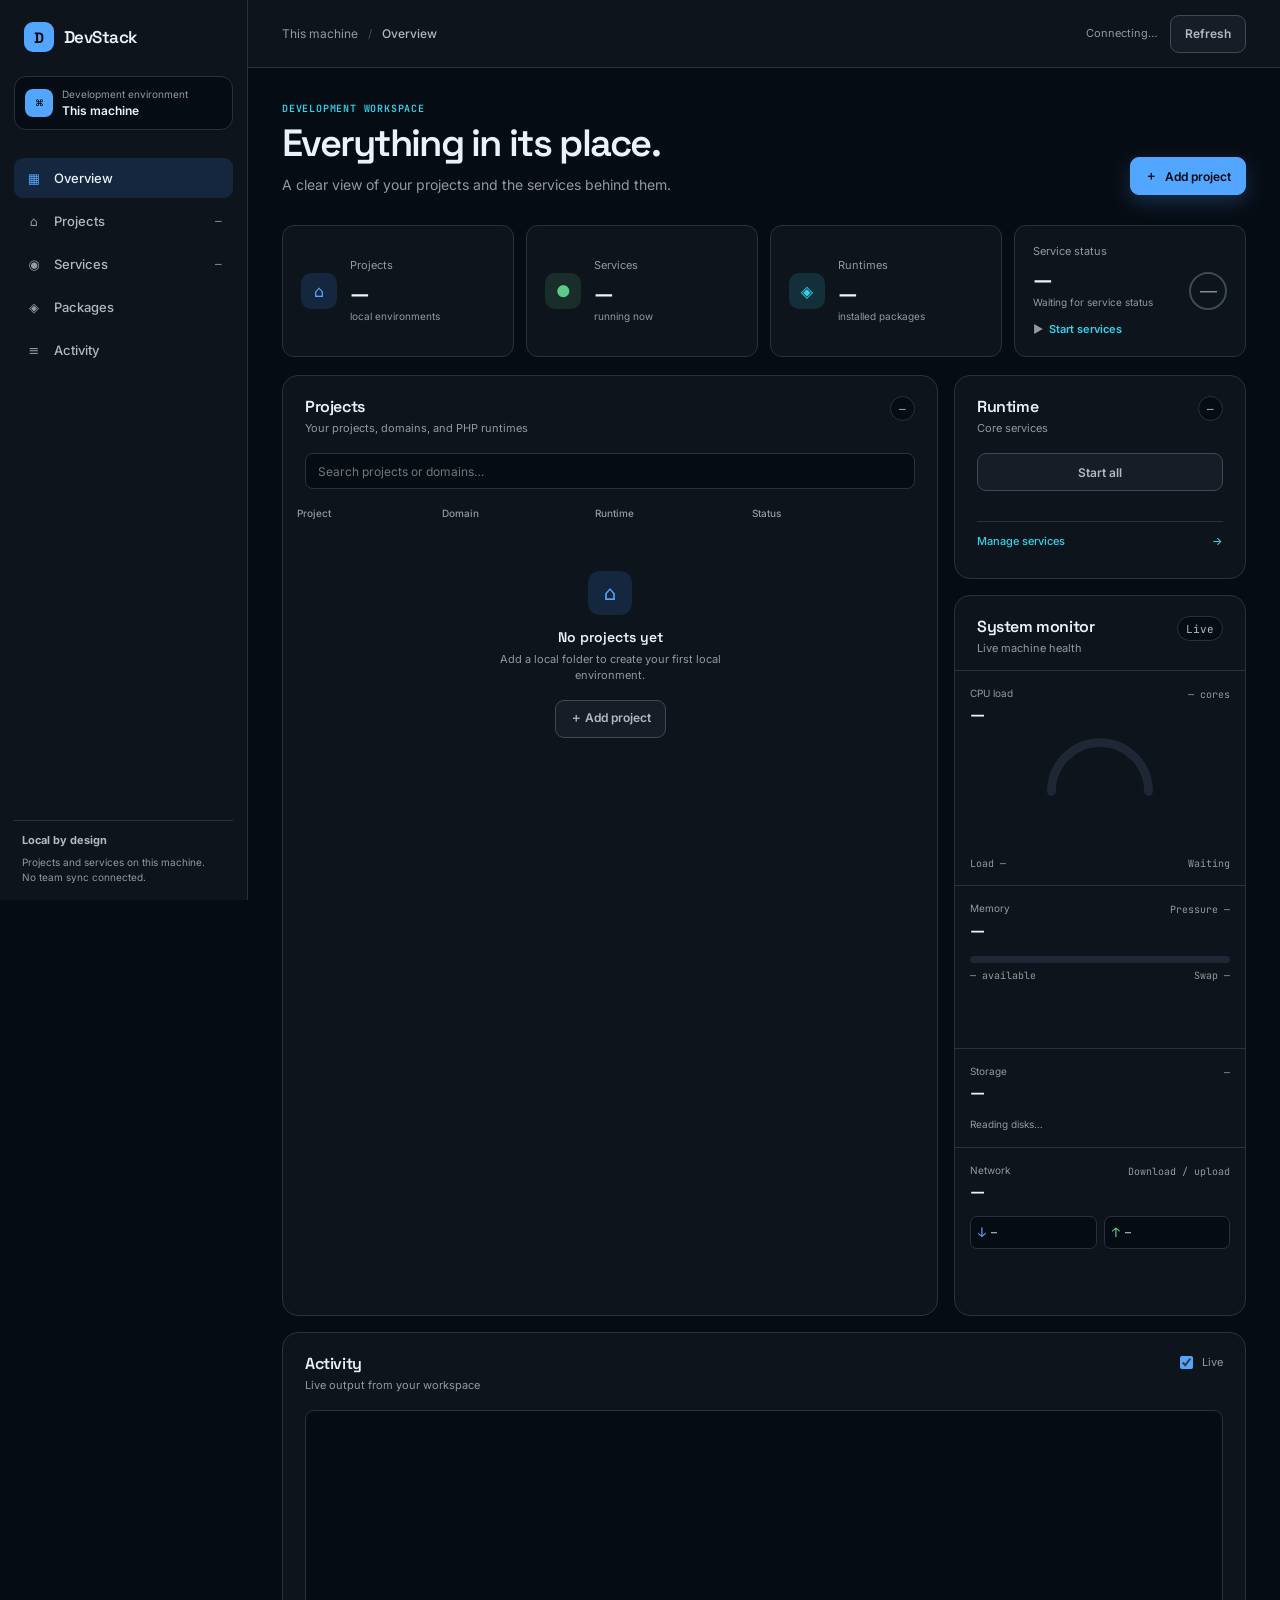
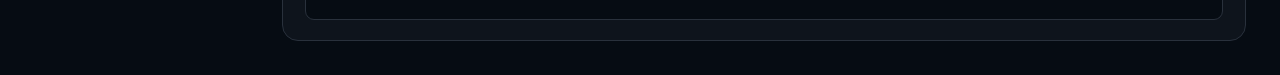
<file: devstack/crates/app/ui-v2/index.html>
<!doctype html><html lang="en"><head><meta charset="utf-8"><meta name="viewport" content="width=device-width,initial-scale=1"><title>DevStack · Local developer workspace</title><link rel="stylesheet" href="tokens.css"><link rel="stylesheet" href="app.css"><link rel="stylesheet" href="project-dialog.css"><link rel="preconnect" href="https://fonts.googleapis.com"><link rel="preconnect" href="https://fonts.gstatic.com" crossorigin><link href="https://fonts.googleapis.com/css2?family=Inter:wght@400;500;600&family=JetBrains+Mono:wght@400;500;600&family=Space+Grotesk:wght@500;600;700&display=swap" rel="stylesheet"></head><body>
<div class="shell">
<aside class="rail"><div class="rail-brand"><span class="brand-mark">D</span><span class="brand-word">DevStack</span></div><div class="rail-workspace"><span class="workspace-icon" aria-hidden="true">⌘</span><span><small>Development environment</small><strong>This machine</strong></span></div><nav class="rail-nav" aria-label="Workspace navigation"><button class="nav-item active" data-view="overview"><span aria-hidden="true">▦</span>Overview</button><button class="nav-item" data-view="projects"><span aria-hidden="true">⌂</span>Projects <em id="nav-site-count">—</em></button><button class="nav-item" data-view="services"><span aria-hidden="true">◉</span>Services <em id="nav-service-count">—</em></button><button class="nav-item" data-view="packages"><span aria-hidden="true">◈</span>Packages</button><button class="nav-item" data-view="activity"><span aria-hidden="true">≡</span>Activity</button></nav><div class="rail-footer"><div><strong>Local by design</strong><small>Projects and services on this machine.<br>No team sync connected.</small></div></div></aside>
<main class="main"><header class="topbar"><div class="crumb"><span>This machine</span><b>/</b><strong id="view-name">Overview</strong></div><div class="top-actions"><span class="connection" id="connection">Connecting…</span><button class="ghost-action" id="refresh">Refresh</button></div></header><section class="content"><section id="setup-banner" class="setup-banner" hidden role="region" aria-labelledby="setup-title"><div><p class="eyebrow">One-time setup</p><h2 id="setup-title">Enable local domains and port 80</h2><p id="setup-detail">DevStack needs one administrator approval to configure this Mac.</p></div><div class="setup-actions"><span id="setup-progress" aria-live="polite"></span><button class="primary-action" id="run-setup" type="button">Finish setup</button></div></section><div class="hero-row"><div><p class="eyebrow">Development workspace</p><h1>Everything in its place.</h1><p class="lede">A clear view of your projects and the services behind them.</p></div><button class="primary-action" id="open-add"><span>＋</span> Add project</button></div>
<div class="metric-grid"><article class="metric-card"><div class="metric-icon blue">⌂</div><div><span>Projects</span><strong id="metric-sites">—</strong><small>local environments</small></div></article><article class="metric-card"><div class="metric-icon green">●</div><div><span>Services</span><strong id="metric-services">—</strong><small id="metric-services-label">running now</small></div></article><article class="metric-card"><div class="metric-icon violet">◈</div><div><span>Runtimes</span><strong id="metric-packages">—</strong><small>installed packages</small></div></article><article class="metric-card accent-card"><div class="health-copy"><span>Service status</span><strong id="health-label">—</strong><small id="health-detail">Waiting for service status</small><button class="quick-service" id="quick-start" type="button"><span aria-hidden="true">▶</span> Start services</button></div><span class="health-ring" id="health-ring">—</span></article></div>
<div class="workspace-grid"><section class="surface projects-surface"><div class="surface-head"><div><h2>Projects</h2><p>Your projects, domains, and PHP runtimes</p></div><div class="surface-tools"><span class="count-pill" id="site-count">—</span><button class="ghost-action" id="open-add-secondary">＋ New project</button></div></div><div class="project-search"><input type="search" id="project-search" aria-label="Search projects" placeholder="Search projects or domains…"></div><div class="project-table-wrap"><table class="project-table"><thead><tr><th>Project</th><th>Domain</th><th>Runtime</th><th>Status</th><th></th></tr></thead><tbody id="sites"></tbody></table><div class="empty-state" id="sites-empty"><div class="empty-illustration">⌂</div><strong id="empty-title">No projects yet</strong><p id="empty-copy">Add a local folder to create your first local environment.</p><button class="ghost-action" id="open-add-empty">＋ Add project</button></div></div></section>
<aside class="overview-sidebar"><section class="surface services-surface"><div class="surface-head"><div><h2>Runtime</h2><p>Core services</p></div><span class="count-pill" id="service-pill">—</span></div><button id="master" class="ghost-action master">Start all</button><div class="service-list" id="services"></div><button class="manage-link" data-view="services">Manage services <span>→</span></button></section><section class="surface system-surface"><div class="surface-head"><div><h2>System monitor</h2><p>Live machine health</p></div><span class="count-pill" id="metrics-updated">Live</span></div><div class="system-stack"><article class="system-widget cpu-widget"><div class="system-widget-head"><div><span>CPU load</span><strong id="metrics-cpu-value">—</strong></div><small id="metrics-cpu-cores">— cores</small></div><svg class="cpu-gauge" viewBox="0 0 120 70" role="img" aria-label="CPU usage"><path class="gauge-track" d="M10 60 A50 50 0 0 1 110 60"></path><path id="cpu-gauge-value" class="gauge-value" d="M10 60 A50 50 0 0 1 110 60"></path></svg><svg class="metrics-spark" id="cpu-spark" viewBox="0 0 180 48" role="img" aria-label="CPU usage history"></svg><div class="system-subline"><span id="metrics-cpu-load">Load —</span><span id="metrics-cpu-status">Waiting</span></div></article><article class="system-widget"><div class="system-widget-head"><div><span>Memory</span><strong id="metrics-memory-value">—</strong></div><small id="metrics-memory-pressure">Pressure —</small></div><div class="system-bar"><i id="memory-bar"></i></div><div class="system-subline"><span id="metrics-memory-detail">— available</span><span id="metrics-swap-detail">Swap —</span></div><svg class="metrics-spark" id="memory-spark" viewBox="0 0 180 48" role="img" aria-label="Memory usage history"></svg></article><article class="system-widget"><div class="system-widget-head"><div><span>Storage</span><strong id="metrics-storage-value">—</strong></div><small id="metrics-storage-name">—</small></div><div id="storage-metrics" class="storage-list"><span class="system-muted">Reading disks…</span></div></article><article class="system-widget"><div class="system-widget-head"><div><span>Network</span><strong id="metrics-network-value">—</strong></div><small id="metrics-network-status">Download / upload</small></div><div class="network-rates"><span><b>↓</b><strong id="metrics-rx">—</strong></span><span><b>↑</b><strong id="metrics-tx">—</strong></span></div><svg class="metrics-spark" id="network-spark" viewBox="0 0 180 48" role="img" aria-label="Network activity history"></svg></article></div></section></aside></div>
<section class="surface packages-surface" hidden><div class="surface-head"><div><h2>Packages</h2><p>Install and manage the runtimes on this machine.</p></div></div><div id="packages" class="package-list"></div></section><section class="surface activity-surface"><div class="surface-head"><div><h2>Activity</h2><p>Live output from your workspace</p></div><div class="activity-tools"><div id="log-picker"></div><label><input type="checkbox" id="log-tail" checked> Live</label></div></div><pre class="log" id="log" aria-live="polite"></pre></section>
</section></main></div>
<dialog id="add-dialog" aria-labelledby="add-title" aria-describedby="add-description">
  <div class="project-dialog-header">
    <div><h2 id="add-title">New project</h2><p id="add-description">Give your local code a place to run.</p></div>
    <button type="button" class="icon-button" id="close-add" aria-label="Close dialog">×</button>
  </div>
  <form id="add-form">
    <div class="project-dialog-fields">
      <div class="project-field"><label for="new-name">Project name</label><input id="new-name" placeholder="storefront" required autocomplete="off" spellcheck="false" aria-describedby="project-domain"><p class="field-help" id="project-domain">Your local domain is based on this name.</p></div>
      <div class="project-field"><label for="new-root">Project folder</label><div class="browse-field"><input id="new-root" placeholder="/Users/you/Sites/storefront" required spellcheck="false"><button type="button" class="ghost-action" id="btn-browse">Browse…</button></div></div>
      <div class="runtime-fields">
        <div class="project-field"><span class="field-label" id="php-label">PHP runtime</span><div id="new-php-picker" aria-labelledby="php-label"></div></div>
        <div class="project-field"><label for="new-port">Port <span class="optional">Optional</span></label><input type="number" id="new-port" placeholder="Default" min="1" max="65535"></div>
      </div>
      <label class="https-setting" for="new-https"><span class="https-copy"><strong>Local HTTPS</strong><small>Use a trusted certificate with mkcert.</small></span><input type="checkbox" id="new-https" role="switch"><span class="switch-track" aria-hidden="true"></span></label>
      <p id="form-error" class="form-error" role="alert"></p>
    </div>
    <div class="project-dialog-footer"><span class="local-note">Stored on this machine</span><div><button type="button" class="ghost-action" id="cancel-add">Cancel</button><button class="primary-action" type="submit">Create project <span aria-hidden="true">→</span></button></div></div>
  </form>
</dialog>
<dialog id="confirm-dialog" aria-labelledby="confirm-title"><div class="dialog-head"><div><h2 id="confirm-title">Remove item?</h2><p id="confirm-message"></p></div></div><div class="confirm-actions"><button class="ghost-action" id="cancel-remove">Cancel</button><button class="primary-action danger" id="confirm-remove">Remove</button></div></dialog><div class="toast-stack" id="toasts" aria-live="polite"></div><script src="app.js"></script></body></html>
</file>
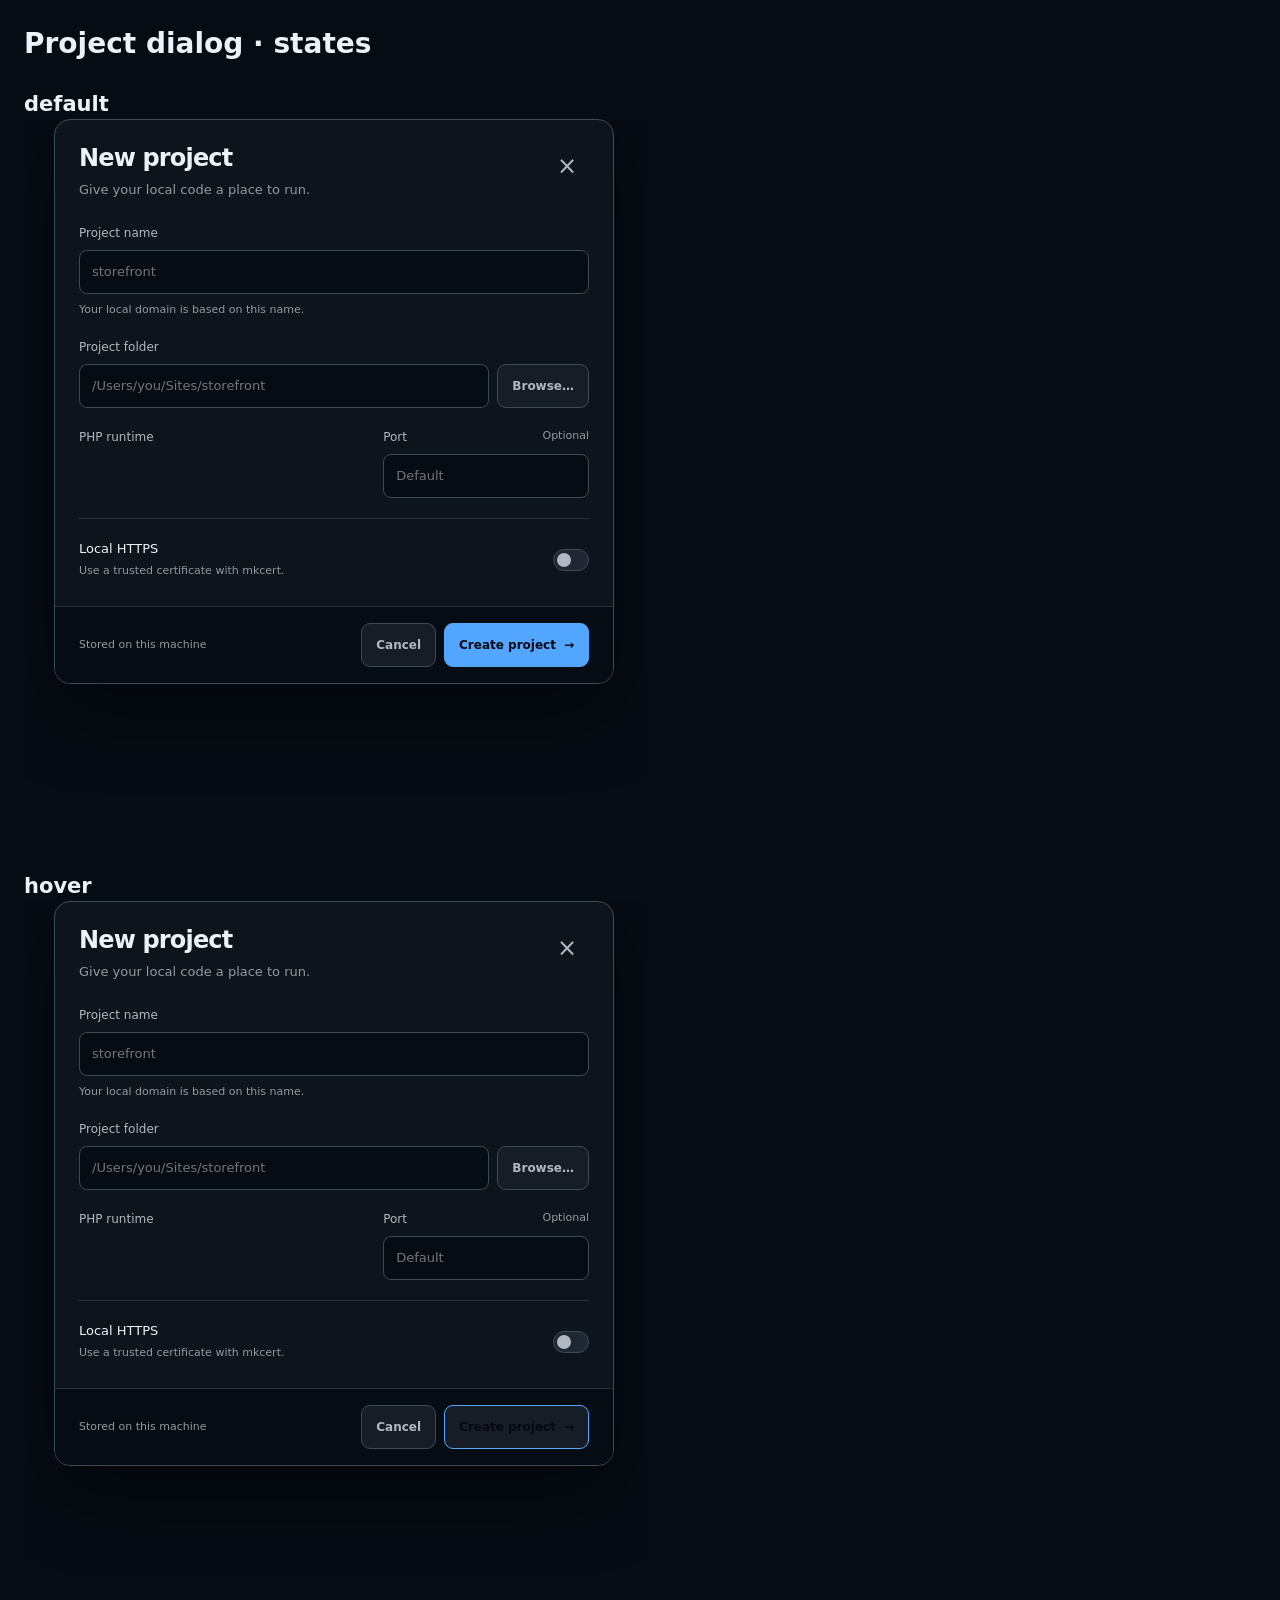
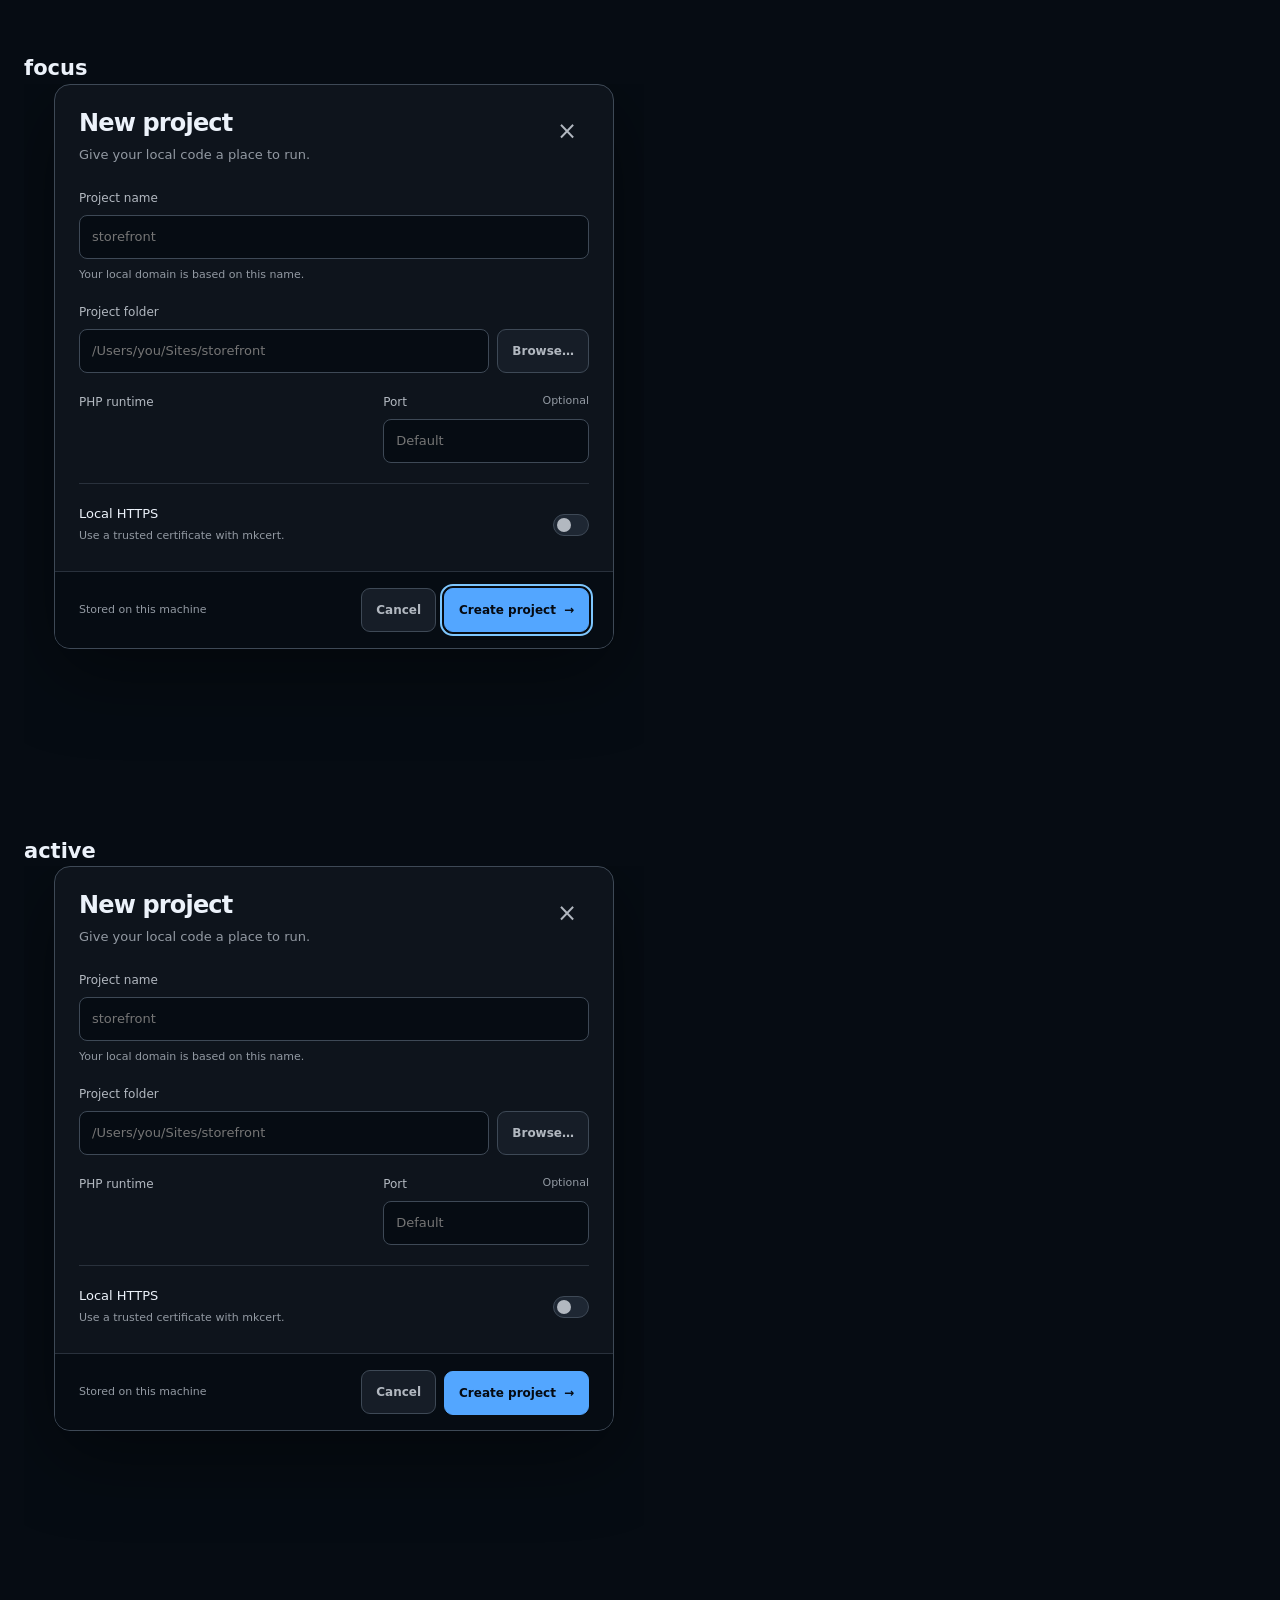
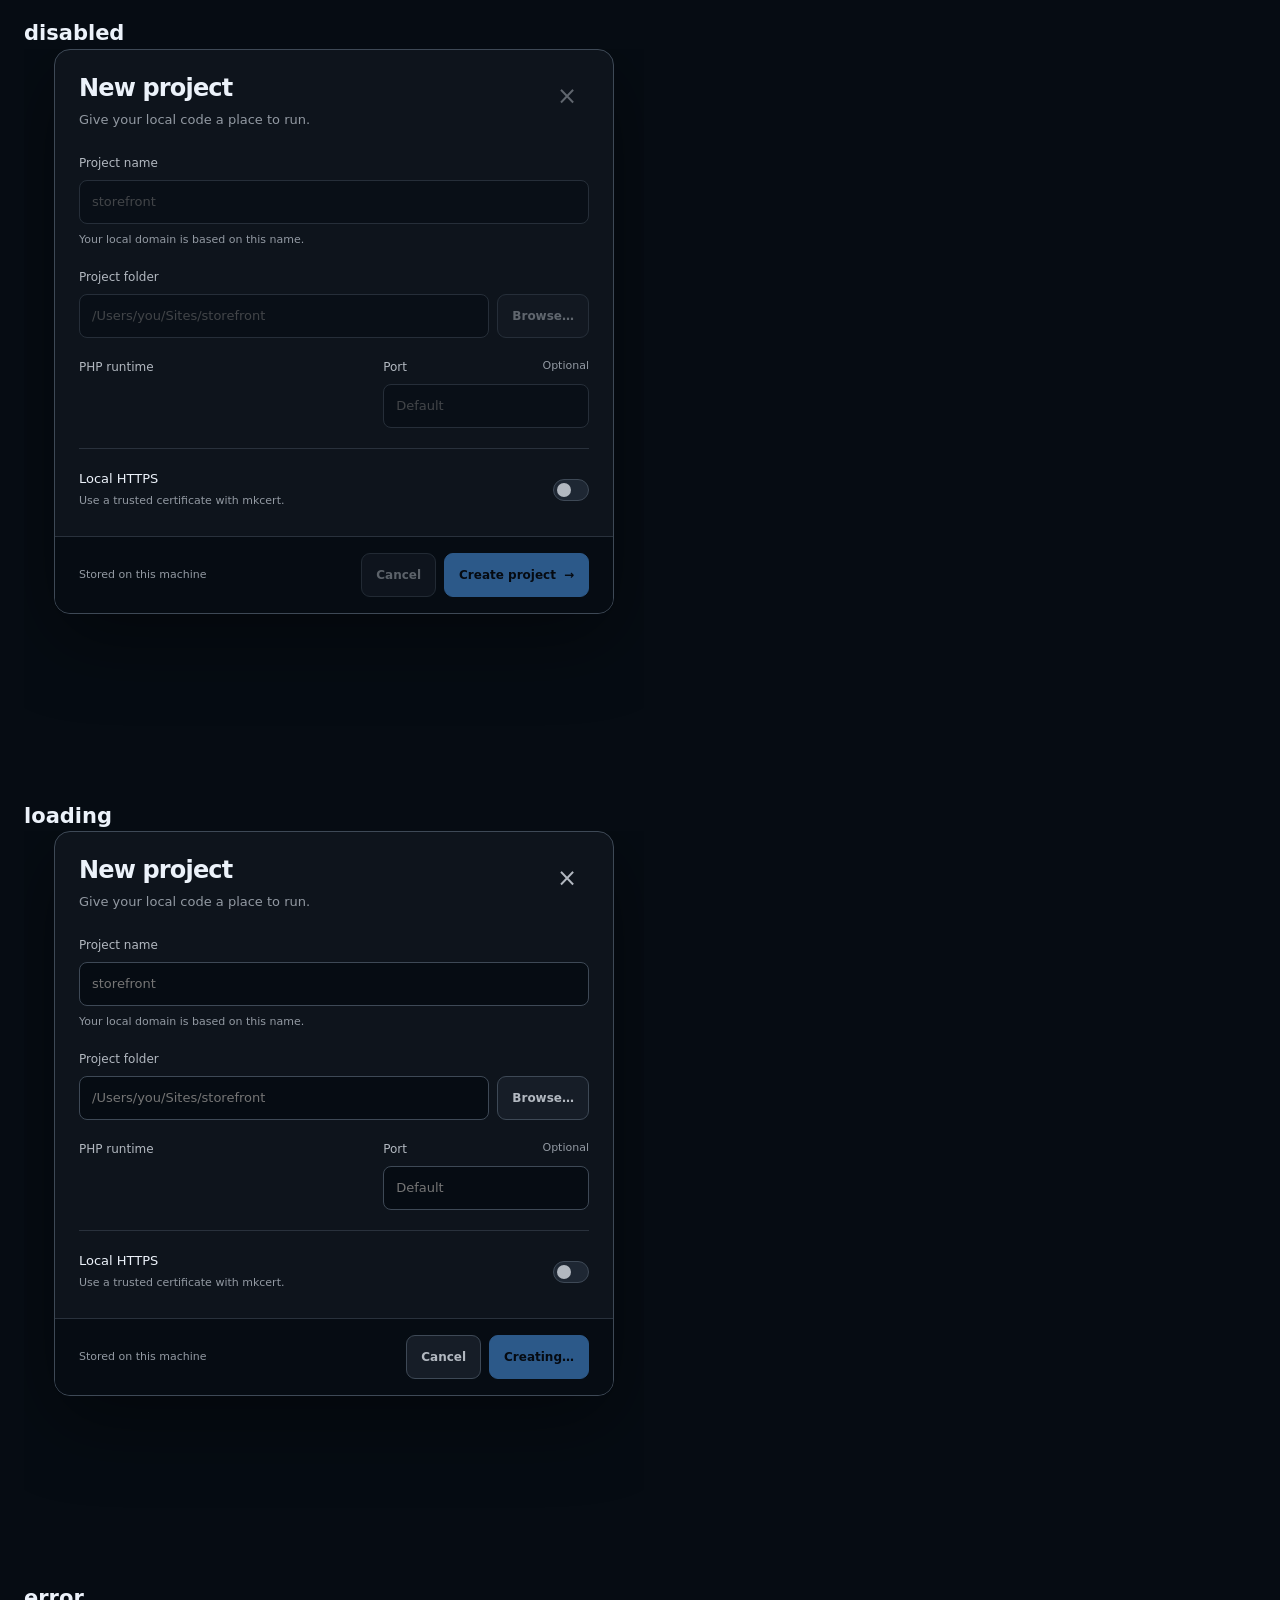
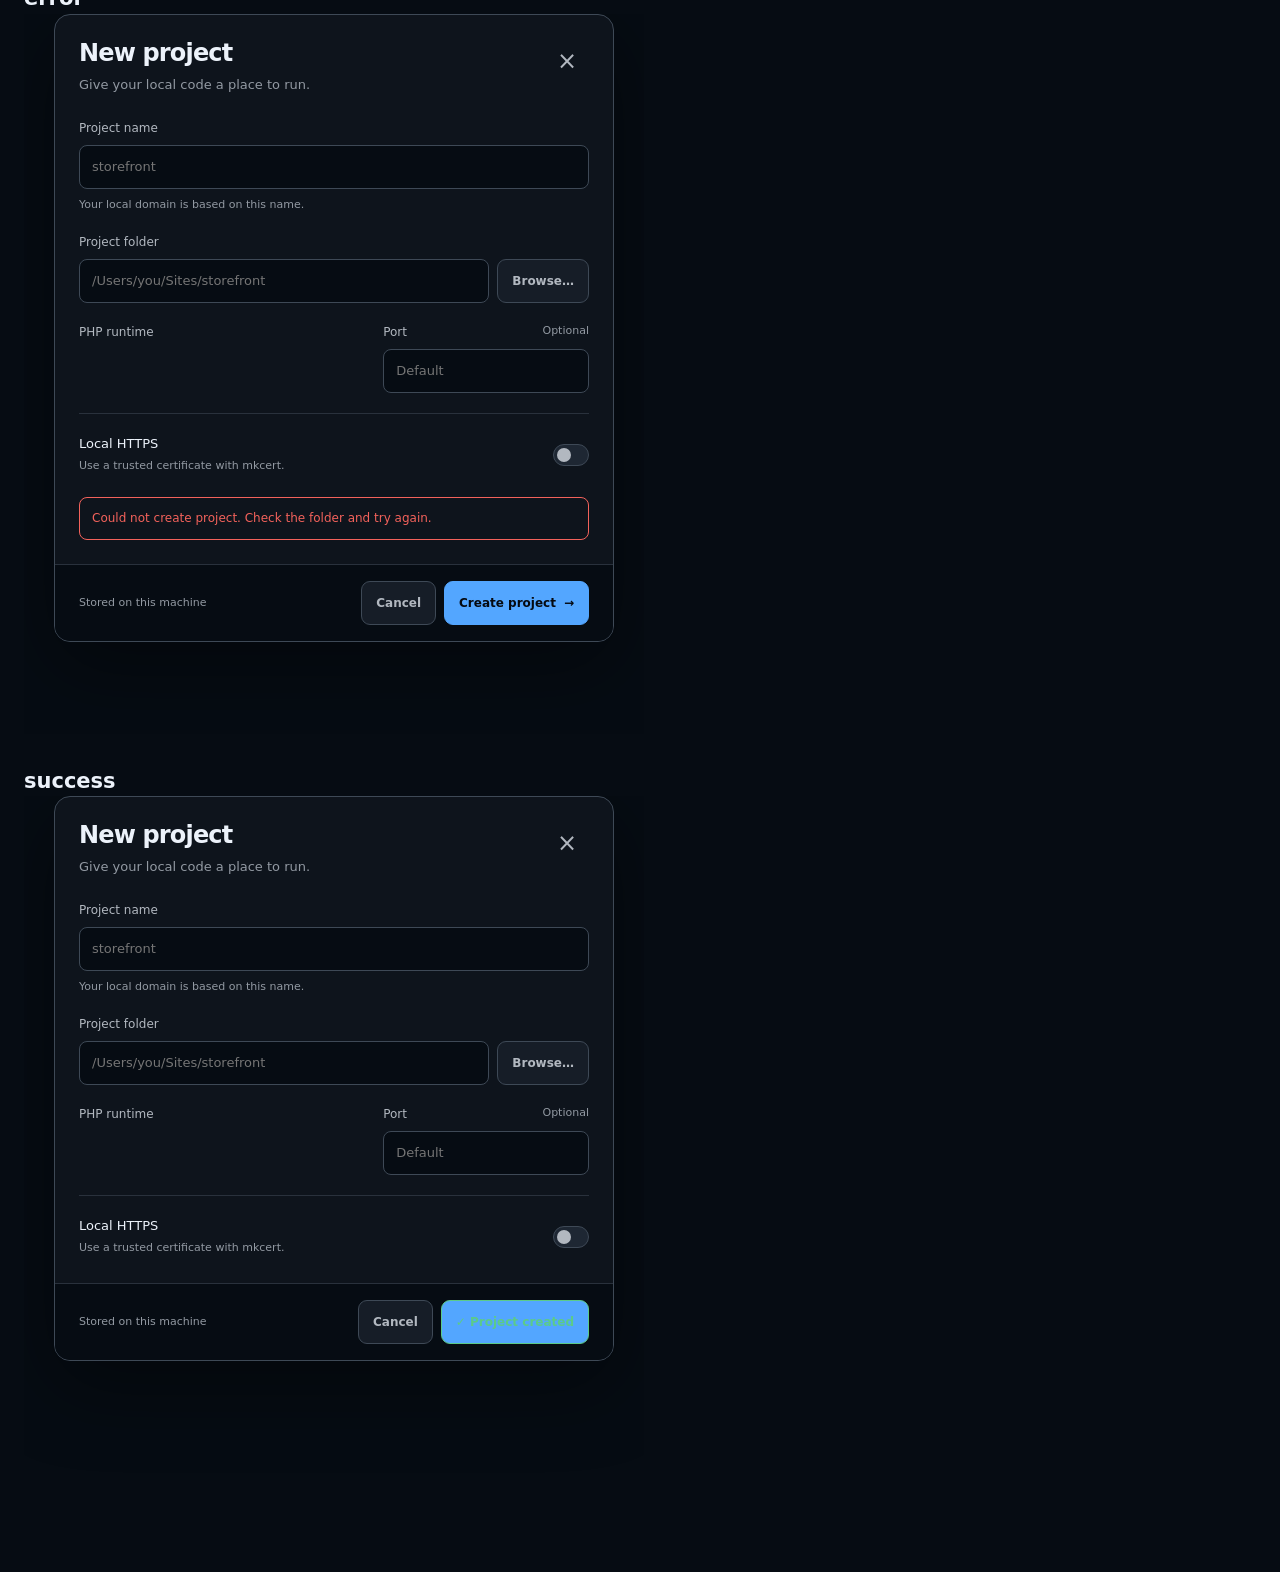
<file: devstack/crates/app/ui-v2/project-dialog.preview.html>
<!doctype html><html lang="en"><meta charset="utf-8"><meta name="viewport" content="width=device-width,initial-scale=1"><title>Project dialog states</title><link rel="stylesheet" href="tokens.css"><link rel="stylesheet" href="app.css"><link rel="stylesheet" href="project-dialog.css"><style>body{padding:24px}iframe{display:block;width:min(620px,100%);height:720px;border:0;margin-bottom:32px}h1{margin-bottom:24px}</style><h1>Project dialog · states</h1><h2>default</h2><iframe title="default dialog" srcdoc="&lt;link rel=&quot;stylesheet&quot; href=&quot;tokens.css&quot;&gt;&lt;link rel=&quot;stylesheet&quot; href=&quot;app.css&quot;&gt;&lt;link rel=&quot;stylesheet&quot; href=&quot;project-dialog.css&quot;&gt;&lt;dialog open id=&quot;add-dialog&quot; aria-labelledby=&quot;add-title&quot; aria-describedby=&quot;add-description&quot;&gt;
  &lt;div class=&quot;project-dialog-header&quot;&gt;
    &lt;div&gt;&lt;h2 id=&quot;add-title&quot;&gt;New project&lt;/h2&gt;&lt;p id=&quot;add-description&quot;&gt;Give your local code a place to run.&lt;/p&gt;&lt;/div&gt;
    &lt;button type=&quot;button&quot; class=&quot;icon-button&quot; id=&quot;close-add&quot; aria-label=&quot;Close dialog&quot;&gt;×&lt;/button&gt;
  &lt;/div&gt;
  &lt;form id=&quot;add-form&quot;&gt;
    &lt;div class=&quot;project-dialog-fields&quot;&gt;
      &lt;div class=&quot;project-field&quot;&gt;&lt;label for=&quot;new-name&quot;&gt;Project name&lt;/label&gt;&lt;input id=&quot;new-name&quot; placeholder=&quot;storefront&quot; required autocomplete=&quot;off&quot; spellcheck=&quot;false&quot; aria-describedby=&quot;project-domain&quot;&gt;&lt;p class=&quot;field-help&quot; id=&quot;project-domain&quot;&gt;Your local domain is based on this name.&lt;/p&gt;&lt;/div&gt;
      &lt;div class=&quot;project-field&quot;&gt;&lt;label for=&quot;new-root&quot;&gt;Project folder&lt;/label&gt;&lt;div class=&quot;browse-field&quot;&gt;&lt;input id=&quot;new-root&quot; placeholder=&quot;/Users/you/Sites/storefront&quot; required spellcheck=&quot;false&quot;&gt;&lt;button type=&quot;button&quot; class=&quot;ghost-action&quot; id=&quot;btn-browse&quot;&gt;Browse…&lt;/button&gt;&lt;/div&gt;&lt;/div&gt;
      &lt;div class=&quot;runtime-fields&quot;&gt;
        &lt;div class=&quot;project-field&quot;&gt;&lt;span class=&quot;field-label&quot; id=&quot;php-label&quot;&gt;PHP runtime&lt;/span&gt;&lt;div id=&quot;new-php-picker&quot; aria-labelledby=&quot;php-label&quot;&gt;&lt;/div&gt;&lt;/div&gt;
        &lt;div class=&quot;project-field&quot;&gt;&lt;label for=&quot;new-port&quot;&gt;Port &lt;span class=&quot;optional&quot;&gt;Optional&lt;/span&gt;&lt;/label&gt;&lt;input type=&quot;number&quot; id=&quot;new-port&quot; placeholder=&quot;Default&quot; min=&quot;1&quot; max=&quot;65535&quot;&gt;&lt;/div&gt;
      &lt;/div&gt;
      &lt;label class=&quot;https-setting&quot; for=&quot;new-https&quot;&gt;&lt;span class=&quot;https-copy&quot;&gt;&lt;strong&gt;Local HTTPS&lt;/strong&gt;&lt;small&gt;Use a trusted certificate with mkcert.&lt;/small&gt;&lt;/span&gt;&lt;input type=&quot;checkbox&quot; id=&quot;new-https&quot; role=&quot;switch&quot;&gt;&lt;span class=&quot;switch-track&quot; aria-hidden=&quot;true&quot;&gt;&lt;/span&gt;&lt;/label&gt;
      &lt;p id=&quot;form-error&quot; class=&quot;form-error&quot; role=&quot;alert&quot;&gt;&lt;/p&gt;
    &lt;/div&gt;
    &lt;div class=&quot;project-dialog-footer&quot;&gt;&lt;span class=&quot;local-note&quot;&gt;Stored on this machine&lt;/span&gt;&lt;div&gt;&lt;button type=&quot;button&quot; class=&quot;ghost-action&quot; id=&quot;cancel-add&quot;&gt;Cancel&lt;/button&gt;&lt;button class=&quot;primary-action&quot; type=&quot;submit&quot;&gt;Create project &lt;span aria-hidden=&quot;true&quot;&gt;→&lt;/span&gt;&lt;/button&gt;&lt;/div&gt;&lt;/div&gt;
  &lt;/form&gt;
&lt;/dialog&gt;
&lt;script&gt;const b=document.querySelector(&quot;[type=submit]&quot;);&lt;/script&gt;"></iframe><h2>hover</h2><iframe title="hover dialog" srcdoc="&lt;link rel=&quot;stylesheet&quot; href=&quot;tokens.css&quot;&gt;&lt;link rel=&quot;stylesheet&quot; href=&quot;app.css&quot;&gt;&lt;link rel=&quot;stylesheet&quot; href=&quot;project-dialog.css&quot;&gt;&lt;dialog open id=&quot;add-dialog&quot; aria-labelledby=&quot;add-title&quot; aria-describedby=&quot;add-description&quot;&gt;
  &lt;div class=&quot;project-dialog-header&quot;&gt;
    &lt;div&gt;&lt;h2 id=&quot;add-title&quot;&gt;New project&lt;/h2&gt;&lt;p id=&quot;add-description&quot;&gt;Give your local code a place to run.&lt;/p&gt;&lt;/div&gt;
    &lt;button type=&quot;button&quot; class=&quot;icon-button&quot; id=&quot;close-add&quot; aria-label=&quot;Close dialog&quot;&gt;×&lt;/button&gt;
  &lt;/div&gt;
  &lt;form id=&quot;add-form&quot;&gt;
    &lt;div class=&quot;project-dialog-fields&quot;&gt;
      &lt;div class=&quot;project-field&quot;&gt;&lt;label for=&quot;new-name&quot;&gt;Project name&lt;/label&gt;&lt;input id=&quot;new-name&quot; placeholder=&quot;storefront&quot; required autocomplete=&quot;off&quot; spellcheck=&quot;false&quot; aria-describedby=&quot;project-domain&quot;&gt;&lt;p class=&quot;field-help&quot; id=&quot;project-domain&quot;&gt;Your local domain is based on this name.&lt;/p&gt;&lt;/div&gt;
      &lt;div class=&quot;project-field&quot;&gt;&lt;label for=&quot;new-root&quot;&gt;Project folder&lt;/label&gt;&lt;div class=&quot;browse-field&quot;&gt;&lt;input id=&quot;new-root&quot; placeholder=&quot;/Users/you/Sites/storefront&quot; required spellcheck=&quot;false&quot;&gt;&lt;button type=&quot;button&quot; class=&quot;ghost-action&quot; id=&quot;btn-browse&quot;&gt;Browse…&lt;/button&gt;&lt;/div&gt;&lt;/div&gt;
      &lt;div class=&quot;runtime-fields&quot;&gt;
        &lt;div class=&quot;project-field&quot;&gt;&lt;span class=&quot;field-label&quot; id=&quot;php-label&quot;&gt;PHP runtime&lt;/span&gt;&lt;div id=&quot;new-php-picker&quot; aria-labelledby=&quot;php-label&quot;&gt;&lt;/div&gt;&lt;/div&gt;
        &lt;div class=&quot;project-field&quot;&gt;&lt;label for=&quot;new-port&quot;&gt;Port &lt;span class=&quot;optional&quot;&gt;Optional&lt;/span&gt;&lt;/label&gt;&lt;input type=&quot;number&quot; id=&quot;new-port&quot; placeholder=&quot;Default&quot; min=&quot;1&quot; max=&quot;65535&quot;&gt;&lt;/div&gt;
      &lt;/div&gt;
      &lt;label class=&quot;https-setting&quot; for=&quot;new-https&quot;&gt;&lt;span class=&quot;https-copy&quot;&gt;&lt;strong&gt;Local HTTPS&lt;/strong&gt;&lt;small&gt;Use a trusted certificate with mkcert.&lt;/small&gt;&lt;/span&gt;&lt;input type=&quot;checkbox&quot; id=&quot;new-https&quot; role=&quot;switch&quot;&gt;&lt;span class=&quot;switch-track&quot; aria-hidden=&quot;true&quot;&gt;&lt;/span&gt;&lt;/label&gt;
      &lt;p id=&quot;form-error&quot; class=&quot;form-error&quot; role=&quot;alert&quot;&gt;&lt;/p&gt;
    &lt;/div&gt;
    &lt;div class=&quot;project-dialog-footer&quot;&gt;&lt;span class=&quot;local-note&quot;&gt;Stored on this machine&lt;/span&gt;&lt;div&gt;&lt;button type=&quot;button&quot; class=&quot;ghost-action&quot; id=&quot;cancel-add&quot;&gt;Cancel&lt;/button&gt;&lt;button class=&quot;primary-action&quot; type=&quot;submit&quot;&gt;Create project &lt;span aria-hidden=&quot;true&quot;&gt;→&lt;/span&gt;&lt;/button&gt;&lt;/div&gt;&lt;/div&gt;
  &lt;/form&gt;
&lt;/dialog&gt;
&lt;script&gt;const b=document.querySelector(&quot;[type=submit]&quot;);b.classList.add(&quot;is-hover&quot;);&lt;/script&gt;"></iframe><h2>focus</h2><iframe title="focus dialog" srcdoc="&lt;link rel=&quot;stylesheet&quot; href=&quot;tokens.css&quot;&gt;&lt;link rel=&quot;stylesheet&quot; href=&quot;app.css&quot;&gt;&lt;link rel=&quot;stylesheet&quot; href=&quot;project-dialog.css&quot;&gt;&lt;dialog open id=&quot;add-dialog&quot; aria-labelledby=&quot;add-title&quot; aria-describedby=&quot;add-description&quot;&gt;
  &lt;div class=&quot;project-dialog-header&quot;&gt;
    &lt;div&gt;&lt;h2 id=&quot;add-title&quot;&gt;New project&lt;/h2&gt;&lt;p id=&quot;add-description&quot;&gt;Give your local code a place to run.&lt;/p&gt;&lt;/div&gt;
    &lt;button type=&quot;button&quot; class=&quot;icon-button&quot; id=&quot;close-add&quot; aria-label=&quot;Close dialog&quot;&gt;×&lt;/button&gt;
  &lt;/div&gt;
  &lt;form id=&quot;add-form&quot;&gt;
    &lt;div class=&quot;project-dialog-fields&quot;&gt;
      &lt;div class=&quot;project-field&quot;&gt;&lt;label for=&quot;new-name&quot;&gt;Project name&lt;/label&gt;&lt;input id=&quot;new-name&quot; placeholder=&quot;storefront&quot; required autocomplete=&quot;off&quot; spellcheck=&quot;false&quot; aria-describedby=&quot;project-domain&quot;&gt;&lt;p class=&quot;field-help&quot; id=&quot;project-domain&quot;&gt;Your local domain is based on this name.&lt;/p&gt;&lt;/div&gt;
      &lt;div class=&quot;project-field&quot;&gt;&lt;label for=&quot;new-root&quot;&gt;Project folder&lt;/label&gt;&lt;div class=&quot;browse-field&quot;&gt;&lt;input id=&quot;new-root&quot; placeholder=&quot;/Users/you/Sites/storefront&quot; required spellcheck=&quot;false&quot;&gt;&lt;button type=&quot;button&quot; class=&quot;ghost-action&quot; id=&quot;btn-browse&quot;&gt;Browse…&lt;/button&gt;&lt;/div&gt;&lt;/div&gt;
      &lt;div class=&quot;runtime-fields&quot;&gt;
        &lt;div class=&quot;project-field&quot;&gt;&lt;span class=&quot;field-label&quot; id=&quot;php-label&quot;&gt;PHP runtime&lt;/span&gt;&lt;div id=&quot;new-php-picker&quot; aria-labelledby=&quot;php-label&quot;&gt;&lt;/div&gt;&lt;/div&gt;
        &lt;div class=&quot;project-field&quot;&gt;&lt;label for=&quot;new-port&quot;&gt;Port &lt;span class=&quot;optional&quot;&gt;Optional&lt;/span&gt;&lt;/label&gt;&lt;input type=&quot;number&quot; id=&quot;new-port&quot; placeholder=&quot;Default&quot; min=&quot;1&quot; max=&quot;65535&quot;&gt;&lt;/div&gt;
      &lt;/div&gt;
      &lt;label class=&quot;https-setting&quot; for=&quot;new-https&quot;&gt;&lt;span class=&quot;https-copy&quot;&gt;&lt;strong&gt;Local HTTPS&lt;/strong&gt;&lt;small&gt;Use a trusted certificate with mkcert.&lt;/small&gt;&lt;/span&gt;&lt;input type=&quot;checkbox&quot; id=&quot;new-https&quot; role=&quot;switch&quot;&gt;&lt;span class=&quot;switch-track&quot; aria-hidden=&quot;true&quot;&gt;&lt;/span&gt;&lt;/label&gt;
      &lt;p id=&quot;form-error&quot; class=&quot;form-error&quot; role=&quot;alert&quot;&gt;&lt;/p&gt;
    &lt;/div&gt;
    &lt;div class=&quot;project-dialog-footer&quot;&gt;&lt;span class=&quot;local-note&quot;&gt;Stored on this machine&lt;/span&gt;&lt;div&gt;&lt;button type=&quot;button&quot; class=&quot;ghost-action&quot; id=&quot;cancel-add&quot;&gt;Cancel&lt;/button&gt;&lt;button class=&quot;primary-action&quot; type=&quot;submit&quot;&gt;Create project &lt;span aria-hidden=&quot;true&quot;&gt;→&lt;/span&gt;&lt;/button&gt;&lt;/div&gt;&lt;/div&gt;
  &lt;/form&gt;
&lt;/dialog&gt;
&lt;script&gt;const b=document.querySelector(&quot;[type=submit]&quot;);b.classList.add(&quot;is-focus&quot;);&lt;/script&gt;"></iframe><h2>active</h2><iframe title="active dialog" srcdoc="&lt;link rel=&quot;stylesheet&quot; href=&quot;tokens.css&quot;&gt;&lt;link rel=&quot;stylesheet&quot; href=&quot;app.css&quot;&gt;&lt;link rel=&quot;stylesheet&quot; href=&quot;project-dialog.css&quot;&gt;&lt;dialog open id=&quot;add-dialog&quot; aria-labelledby=&quot;add-title&quot; aria-describedby=&quot;add-description&quot;&gt;
  &lt;div class=&quot;project-dialog-header&quot;&gt;
    &lt;div&gt;&lt;h2 id=&quot;add-title&quot;&gt;New project&lt;/h2&gt;&lt;p id=&quot;add-description&quot;&gt;Give your local code a place to run.&lt;/p&gt;&lt;/div&gt;
    &lt;button type=&quot;button&quot; class=&quot;icon-button&quot; id=&quot;close-add&quot; aria-label=&quot;Close dialog&quot;&gt;×&lt;/button&gt;
  &lt;/div&gt;
  &lt;form id=&quot;add-form&quot;&gt;
    &lt;div class=&quot;project-dialog-fields&quot;&gt;
      &lt;div class=&quot;project-field&quot;&gt;&lt;label for=&quot;new-name&quot;&gt;Project name&lt;/label&gt;&lt;input id=&quot;new-name&quot; placeholder=&quot;storefront&quot; required autocomplete=&quot;off&quot; spellcheck=&quot;false&quot; aria-describedby=&quot;project-domain&quot;&gt;&lt;p class=&quot;field-help&quot; id=&quot;project-domain&quot;&gt;Your local domain is based on this name.&lt;/p&gt;&lt;/div&gt;
      &lt;div class=&quot;project-field&quot;&gt;&lt;label for=&quot;new-root&quot;&gt;Project folder&lt;/label&gt;&lt;div class=&quot;browse-field&quot;&gt;&lt;input id=&quot;new-root&quot; placeholder=&quot;/Users/you/Sites/storefront&quot; required spellcheck=&quot;false&quot;&gt;&lt;button type=&quot;button&quot; class=&quot;ghost-action&quot; id=&quot;btn-browse&quot;&gt;Browse…&lt;/button&gt;&lt;/div&gt;&lt;/div&gt;
      &lt;div class=&quot;runtime-fields&quot;&gt;
        &lt;div class=&quot;project-field&quot;&gt;&lt;span class=&quot;field-label&quot; id=&quot;php-label&quot;&gt;PHP runtime&lt;/span&gt;&lt;div id=&quot;new-php-picker&quot; aria-labelledby=&quot;php-label&quot;&gt;&lt;/div&gt;&lt;/div&gt;
        &lt;div class=&quot;project-field&quot;&gt;&lt;label for=&quot;new-port&quot;&gt;Port &lt;span class=&quot;optional&quot;&gt;Optional&lt;/span&gt;&lt;/label&gt;&lt;input type=&quot;number&quot; id=&quot;new-port&quot; placeholder=&quot;Default&quot; min=&quot;1&quot; max=&quot;65535&quot;&gt;&lt;/div&gt;
      &lt;/div&gt;
      &lt;label class=&quot;https-setting&quot; for=&quot;new-https&quot;&gt;&lt;span class=&quot;https-copy&quot;&gt;&lt;strong&gt;Local HTTPS&lt;/strong&gt;&lt;small&gt;Use a trusted certificate with mkcert.&lt;/small&gt;&lt;/span&gt;&lt;input type=&quot;checkbox&quot; id=&quot;new-https&quot; role=&quot;switch&quot;&gt;&lt;span class=&quot;switch-track&quot; aria-hidden=&quot;true&quot;&gt;&lt;/span&gt;&lt;/label&gt;
      &lt;p id=&quot;form-error&quot; class=&quot;form-error&quot; role=&quot;alert&quot;&gt;&lt;/p&gt;
    &lt;/div&gt;
    &lt;div class=&quot;project-dialog-footer&quot;&gt;&lt;span class=&quot;local-note&quot;&gt;Stored on this machine&lt;/span&gt;&lt;div&gt;&lt;button type=&quot;button&quot; class=&quot;ghost-action&quot; id=&quot;cancel-add&quot;&gt;Cancel&lt;/button&gt;&lt;button class=&quot;primary-action&quot; type=&quot;submit&quot;&gt;Create project &lt;span aria-hidden=&quot;true&quot;&gt;→&lt;/span&gt;&lt;/button&gt;&lt;/div&gt;&lt;/div&gt;
  &lt;/form&gt;
&lt;/dialog&gt;
&lt;script&gt;const b=document.querySelector(&quot;[type=submit]&quot;);b.classList.add(&quot;is-active&quot;);&lt;/script&gt;"></iframe><h2>disabled</h2><iframe title="disabled dialog" srcdoc="&lt;link rel=&quot;stylesheet&quot; href=&quot;tokens.css&quot;&gt;&lt;link rel=&quot;stylesheet&quot; href=&quot;app.css&quot;&gt;&lt;link rel=&quot;stylesheet&quot; href=&quot;project-dialog.css&quot;&gt;&lt;dialog open id=&quot;add-dialog&quot; aria-labelledby=&quot;add-title&quot; aria-describedby=&quot;add-description&quot;&gt;
  &lt;div class=&quot;project-dialog-header&quot;&gt;
    &lt;div&gt;&lt;h2 id=&quot;add-title&quot;&gt;New project&lt;/h2&gt;&lt;p id=&quot;add-description&quot;&gt;Give your local code a place to run.&lt;/p&gt;&lt;/div&gt;
    &lt;button type=&quot;button&quot; class=&quot;icon-button&quot; id=&quot;close-add&quot; aria-label=&quot;Close dialog&quot;&gt;×&lt;/button&gt;
  &lt;/div&gt;
  &lt;form id=&quot;add-form&quot;&gt;
    &lt;div class=&quot;project-dialog-fields&quot;&gt;
      &lt;div class=&quot;project-field&quot;&gt;&lt;label for=&quot;new-name&quot;&gt;Project name&lt;/label&gt;&lt;input id=&quot;new-name&quot; placeholder=&quot;storefront&quot; required autocomplete=&quot;off&quot; spellcheck=&quot;false&quot; aria-describedby=&quot;project-domain&quot;&gt;&lt;p class=&quot;field-help&quot; id=&quot;project-domain&quot;&gt;Your local domain is based on this name.&lt;/p&gt;&lt;/div&gt;
      &lt;div class=&quot;project-field&quot;&gt;&lt;label for=&quot;new-root&quot;&gt;Project folder&lt;/label&gt;&lt;div class=&quot;browse-field&quot;&gt;&lt;input id=&quot;new-root&quot; placeholder=&quot;/Users/you/Sites/storefront&quot; required spellcheck=&quot;false&quot;&gt;&lt;button type=&quot;button&quot; class=&quot;ghost-action&quot; id=&quot;btn-browse&quot;&gt;Browse…&lt;/button&gt;&lt;/div&gt;&lt;/div&gt;
      &lt;div class=&quot;runtime-fields&quot;&gt;
        &lt;div class=&quot;project-field&quot;&gt;&lt;span class=&quot;field-label&quot; id=&quot;php-label&quot;&gt;PHP runtime&lt;/span&gt;&lt;div id=&quot;new-php-picker&quot; aria-labelledby=&quot;php-label&quot;&gt;&lt;/div&gt;&lt;/div&gt;
        &lt;div class=&quot;project-field&quot;&gt;&lt;label for=&quot;new-port&quot;&gt;Port &lt;span class=&quot;optional&quot;&gt;Optional&lt;/span&gt;&lt;/label&gt;&lt;input type=&quot;number&quot; id=&quot;new-port&quot; placeholder=&quot;Default&quot; min=&quot;1&quot; max=&quot;65535&quot;&gt;&lt;/div&gt;
      &lt;/div&gt;
      &lt;label class=&quot;https-setting&quot; for=&quot;new-https&quot;&gt;&lt;span class=&quot;https-copy&quot;&gt;&lt;strong&gt;Local HTTPS&lt;/strong&gt;&lt;small&gt;Use a trusted certificate with mkcert.&lt;/small&gt;&lt;/span&gt;&lt;input type=&quot;checkbox&quot; id=&quot;new-https&quot; role=&quot;switch&quot;&gt;&lt;span class=&quot;switch-track&quot; aria-hidden=&quot;true&quot;&gt;&lt;/span&gt;&lt;/label&gt;
      &lt;p id=&quot;form-error&quot; class=&quot;form-error&quot; role=&quot;alert&quot;&gt;&lt;/p&gt;
    &lt;/div&gt;
    &lt;div class=&quot;project-dialog-footer&quot;&gt;&lt;span class=&quot;local-note&quot;&gt;Stored on this machine&lt;/span&gt;&lt;div&gt;&lt;button type=&quot;button&quot; class=&quot;ghost-action&quot; id=&quot;cancel-add&quot;&gt;Cancel&lt;/button&gt;&lt;button class=&quot;primary-action&quot; type=&quot;submit&quot;&gt;Create project &lt;span aria-hidden=&quot;true&quot;&gt;→&lt;/span&gt;&lt;/button&gt;&lt;/div&gt;&lt;/div&gt;
  &lt;/form&gt;
&lt;/dialog&gt;
&lt;script&gt;const b=document.querySelector(&quot;[type=submit]&quot;);document.querySelectorAll(&quot;input,button&quot;).forEach(e=&gt;e.disabled=true);&lt;/script&gt;"></iframe><h2>loading</h2><iframe title="loading dialog" srcdoc="&lt;link rel=&quot;stylesheet&quot; href=&quot;tokens.css&quot;&gt;&lt;link rel=&quot;stylesheet&quot; href=&quot;app.css&quot;&gt;&lt;link rel=&quot;stylesheet&quot; href=&quot;project-dialog.css&quot;&gt;&lt;dialog open id=&quot;add-dialog&quot; aria-labelledby=&quot;add-title&quot; aria-describedby=&quot;add-description&quot;&gt;
  &lt;div class=&quot;project-dialog-header&quot;&gt;
    &lt;div&gt;&lt;h2 id=&quot;add-title&quot;&gt;New project&lt;/h2&gt;&lt;p id=&quot;add-description&quot;&gt;Give your local code a place to run.&lt;/p&gt;&lt;/div&gt;
    &lt;button type=&quot;button&quot; class=&quot;icon-button&quot; id=&quot;close-add&quot; aria-label=&quot;Close dialog&quot;&gt;×&lt;/button&gt;
  &lt;/div&gt;
  &lt;form id=&quot;add-form&quot;&gt;
    &lt;div class=&quot;project-dialog-fields&quot;&gt;
      &lt;div class=&quot;project-field&quot;&gt;&lt;label for=&quot;new-name&quot;&gt;Project name&lt;/label&gt;&lt;input id=&quot;new-name&quot; placeholder=&quot;storefront&quot; required autocomplete=&quot;off&quot; spellcheck=&quot;false&quot; aria-describedby=&quot;project-domain&quot;&gt;&lt;p class=&quot;field-help&quot; id=&quot;project-domain&quot;&gt;Your local domain is based on this name.&lt;/p&gt;&lt;/div&gt;
      &lt;div class=&quot;project-field&quot;&gt;&lt;label for=&quot;new-root&quot;&gt;Project folder&lt;/label&gt;&lt;div class=&quot;browse-field&quot;&gt;&lt;input id=&quot;new-root&quot; placeholder=&quot;/Users/you/Sites/storefront&quot; required spellcheck=&quot;false&quot;&gt;&lt;button type=&quot;button&quot; class=&quot;ghost-action&quot; id=&quot;btn-browse&quot;&gt;Browse…&lt;/button&gt;&lt;/div&gt;&lt;/div&gt;
      &lt;div class=&quot;runtime-fields&quot;&gt;
        &lt;div class=&quot;project-field&quot;&gt;&lt;span class=&quot;field-label&quot; id=&quot;php-label&quot;&gt;PHP runtime&lt;/span&gt;&lt;div id=&quot;new-php-picker&quot; aria-labelledby=&quot;php-label&quot;&gt;&lt;/div&gt;&lt;/div&gt;
        &lt;div class=&quot;project-field&quot;&gt;&lt;label for=&quot;new-port&quot;&gt;Port &lt;span class=&quot;optional&quot;&gt;Optional&lt;/span&gt;&lt;/label&gt;&lt;input type=&quot;number&quot; id=&quot;new-port&quot; placeholder=&quot;Default&quot; min=&quot;1&quot; max=&quot;65535&quot;&gt;&lt;/div&gt;
      &lt;/div&gt;
      &lt;label class=&quot;https-setting&quot; for=&quot;new-https&quot;&gt;&lt;span class=&quot;https-copy&quot;&gt;&lt;strong&gt;Local HTTPS&lt;/strong&gt;&lt;small&gt;Use a trusted certificate with mkcert.&lt;/small&gt;&lt;/span&gt;&lt;input type=&quot;checkbox&quot; id=&quot;new-https&quot; role=&quot;switch&quot;&gt;&lt;span class=&quot;switch-track&quot; aria-hidden=&quot;true&quot;&gt;&lt;/span&gt;&lt;/label&gt;
      &lt;p id=&quot;form-error&quot; class=&quot;form-error&quot; role=&quot;alert&quot;&gt;&lt;/p&gt;
    &lt;/div&gt;
    &lt;div class=&quot;project-dialog-footer&quot;&gt;&lt;span class=&quot;local-note&quot;&gt;Stored on this machine&lt;/span&gt;&lt;div&gt;&lt;button type=&quot;button&quot; class=&quot;ghost-action&quot; id=&quot;cancel-add&quot;&gt;Cancel&lt;/button&gt;&lt;button class=&quot;primary-action&quot; type=&quot;submit&quot;&gt;Create project &lt;span aria-hidden=&quot;true&quot;&gt;→&lt;/span&gt;&lt;/button&gt;&lt;/div&gt;&lt;/div&gt;
  &lt;/form&gt;
&lt;/dialog&gt;
&lt;script&gt;const b=document.querySelector(&quot;[type=submit]&quot;);b.disabled=true;b.dataset.loading=&quot;true&quot;;b.textContent=&quot;Creating…&quot;;&lt;/script&gt;"></iframe><h2>error</h2><iframe title="error dialog" srcdoc="&lt;link rel=&quot;stylesheet&quot; href=&quot;tokens.css&quot;&gt;&lt;link rel=&quot;stylesheet&quot; href=&quot;app.css&quot;&gt;&lt;link rel=&quot;stylesheet&quot; href=&quot;project-dialog.css&quot;&gt;&lt;dialog open id=&quot;add-dialog&quot; aria-labelledby=&quot;add-title&quot; aria-describedby=&quot;add-description&quot;&gt;
  &lt;div class=&quot;project-dialog-header&quot;&gt;
    &lt;div&gt;&lt;h2 id=&quot;add-title&quot;&gt;New project&lt;/h2&gt;&lt;p id=&quot;add-description&quot;&gt;Give your local code a place to run.&lt;/p&gt;&lt;/div&gt;
    &lt;button type=&quot;button&quot; class=&quot;icon-button&quot; id=&quot;close-add&quot; aria-label=&quot;Close dialog&quot;&gt;×&lt;/button&gt;
  &lt;/div&gt;
  &lt;form id=&quot;add-form&quot;&gt;
    &lt;div class=&quot;project-dialog-fields&quot;&gt;
      &lt;div class=&quot;project-field&quot;&gt;&lt;label for=&quot;new-name&quot;&gt;Project name&lt;/label&gt;&lt;input id=&quot;new-name&quot; placeholder=&quot;storefront&quot; required autocomplete=&quot;off&quot; spellcheck=&quot;false&quot; aria-describedby=&quot;project-domain&quot;&gt;&lt;p class=&quot;field-help&quot; id=&quot;project-domain&quot;&gt;Your local domain is based on this name.&lt;/p&gt;&lt;/div&gt;
      &lt;div class=&quot;project-field&quot;&gt;&lt;label for=&quot;new-root&quot;&gt;Project folder&lt;/label&gt;&lt;div class=&quot;browse-field&quot;&gt;&lt;input id=&quot;new-root&quot; placeholder=&quot;/Users/you/Sites/storefront&quot; required spellcheck=&quot;false&quot;&gt;&lt;button type=&quot;button&quot; class=&quot;ghost-action&quot; id=&quot;btn-browse&quot;&gt;Browse…&lt;/button&gt;&lt;/div&gt;&lt;/div&gt;
      &lt;div class=&quot;runtime-fields&quot;&gt;
        &lt;div class=&quot;project-field&quot;&gt;&lt;span class=&quot;field-label&quot; id=&quot;php-label&quot;&gt;PHP runtime&lt;/span&gt;&lt;div id=&quot;new-php-picker&quot; aria-labelledby=&quot;php-label&quot;&gt;&lt;/div&gt;&lt;/div&gt;
        &lt;div class=&quot;project-field&quot;&gt;&lt;label for=&quot;new-port&quot;&gt;Port &lt;span class=&quot;optional&quot;&gt;Optional&lt;/span&gt;&lt;/label&gt;&lt;input type=&quot;number&quot; id=&quot;new-port&quot; placeholder=&quot;Default&quot; min=&quot;1&quot; max=&quot;65535&quot;&gt;&lt;/div&gt;
      &lt;/div&gt;
      &lt;label class=&quot;https-setting&quot; for=&quot;new-https&quot;&gt;&lt;span class=&quot;https-copy&quot;&gt;&lt;strong&gt;Local HTTPS&lt;/strong&gt;&lt;small&gt;Use a trusted certificate with mkcert.&lt;/small&gt;&lt;/span&gt;&lt;input type=&quot;checkbox&quot; id=&quot;new-https&quot; role=&quot;switch&quot;&gt;&lt;span class=&quot;switch-track&quot; aria-hidden=&quot;true&quot;&gt;&lt;/span&gt;&lt;/label&gt;
      &lt;p id=&quot;form-error&quot; class=&quot;form-error&quot; role=&quot;alert&quot;&gt;&lt;/p&gt;
    &lt;/div&gt;
    &lt;div class=&quot;project-dialog-footer&quot;&gt;&lt;span class=&quot;local-note&quot;&gt;Stored on this machine&lt;/span&gt;&lt;div&gt;&lt;button type=&quot;button&quot; class=&quot;ghost-action&quot; id=&quot;cancel-add&quot;&gt;Cancel&lt;/button&gt;&lt;button class=&quot;primary-action&quot; type=&quot;submit&quot;&gt;Create project &lt;span aria-hidden=&quot;true&quot;&gt;→&lt;/span&gt;&lt;/button&gt;&lt;/div&gt;&lt;/div&gt;
  &lt;/form&gt;
&lt;/dialog&gt;
&lt;script&gt;const b=document.querySelector(&quot;[type=submit]&quot;);document.querySelector(&quot;#form-error&quot;).textContent=&quot;Could not create project. Check the folder and try again.&quot;;&lt;/script&gt;"></iframe><h2>success</h2><iframe title="success dialog" srcdoc="&lt;link rel=&quot;stylesheet&quot; href=&quot;tokens.css&quot;&gt;&lt;link rel=&quot;stylesheet&quot; href=&quot;app.css&quot;&gt;&lt;link rel=&quot;stylesheet&quot; href=&quot;project-dialog.css&quot;&gt;&lt;dialog open id=&quot;add-dialog&quot; aria-labelledby=&quot;add-title&quot; aria-describedby=&quot;add-description&quot;&gt;
  &lt;div class=&quot;project-dialog-header&quot;&gt;
    &lt;div&gt;&lt;h2 id=&quot;add-title&quot;&gt;New project&lt;/h2&gt;&lt;p id=&quot;add-description&quot;&gt;Give your local code a place to run.&lt;/p&gt;&lt;/div&gt;
    &lt;button type=&quot;button&quot; class=&quot;icon-button&quot; id=&quot;close-add&quot; aria-label=&quot;Close dialog&quot;&gt;×&lt;/button&gt;
  &lt;/div&gt;
  &lt;form id=&quot;add-form&quot;&gt;
    &lt;div class=&quot;project-dialog-fields&quot;&gt;
      &lt;div class=&quot;project-field&quot;&gt;&lt;label for=&quot;new-name&quot;&gt;Project name&lt;/label&gt;&lt;input id=&quot;new-name&quot; placeholder=&quot;storefront&quot; required autocomplete=&quot;off&quot; spellcheck=&quot;false&quot; aria-describedby=&quot;project-domain&quot;&gt;&lt;p class=&quot;field-help&quot; id=&quot;project-domain&quot;&gt;Your local domain is based on this name.&lt;/p&gt;&lt;/div&gt;
      &lt;div class=&quot;project-field&quot;&gt;&lt;label for=&quot;new-root&quot;&gt;Project folder&lt;/label&gt;&lt;div class=&quot;browse-field&quot;&gt;&lt;input id=&quot;new-root&quot; placeholder=&quot;/Users/you/Sites/storefront&quot; required spellcheck=&quot;false&quot;&gt;&lt;button type=&quot;button&quot; class=&quot;ghost-action&quot; id=&quot;btn-browse&quot;&gt;Browse…&lt;/button&gt;&lt;/div&gt;&lt;/div&gt;
      &lt;div class=&quot;runtime-fields&quot;&gt;
        &lt;div class=&quot;project-field&quot;&gt;&lt;span class=&quot;field-label&quot; id=&quot;php-label&quot;&gt;PHP runtime&lt;/span&gt;&lt;div id=&quot;new-php-picker&quot; aria-labelledby=&quot;php-label&quot;&gt;&lt;/div&gt;&lt;/div&gt;
        &lt;div class=&quot;project-field&quot;&gt;&lt;label for=&quot;new-port&quot;&gt;Port &lt;span class=&quot;optional&quot;&gt;Optional&lt;/span&gt;&lt;/label&gt;&lt;input type=&quot;number&quot; id=&quot;new-port&quot; placeholder=&quot;Default&quot; min=&quot;1&quot; max=&quot;65535&quot;&gt;&lt;/div&gt;
      &lt;/div&gt;
      &lt;label class=&quot;https-setting&quot; for=&quot;new-https&quot;&gt;&lt;span class=&quot;https-copy&quot;&gt;&lt;strong&gt;Local HTTPS&lt;/strong&gt;&lt;small&gt;Use a trusted certificate with mkcert.&lt;/small&gt;&lt;/span&gt;&lt;input type=&quot;checkbox&quot; id=&quot;new-https&quot; role=&quot;switch&quot;&gt;&lt;span class=&quot;switch-track&quot; aria-hidden=&quot;true&quot;&gt;&lt;/span&gt;&lt;/label&gt;
      &lt;p id=&quot;form-error&quot; class=&quot;form-error&quot; role=&quot;alert&quot;&gt;&lt;/p&gt;
    &lt;/div&gt;
    &lt;div class=&quot;project-dialog-footer&quot;&gt;&lt;span class=&quot;local-note&quot;&gt;Stored on this machine&lt;/span&gt;&lt;div&gt;&lt;button type=&quot;button&quot; class=&quot;ghost-action&quot; id=&quot;cancel-add&quot;&gt;Cancel&lt;/button&gt;&lt;button class=&quot;primary-action&quot; type=&quot;submit&quot;&gt;Create project &lt;span aria-hidden=&quot;true&quot;&gt;→&lt;/span&gt;&lt;/button&gt;&lt;/div&gt;&lt;/div&gt;
  &lt;/form&gt;
&lt;/dialog&gt;
&lt;script&gt;const b=document.querySelector(&quot;[type=submit]&quot;);b.dataset.state=&quot;success&quot;;b.textContent=&quot;✓ Project created&quot;;&lt;/script&gt;"></iframe></html>
</file>
<file: devstack/crates/app/ui-v2/tokens.css>
/* Hallmark · pre-emit critique: P5 H5 E4 S5 R4 V5
 * macrostructure: Command Center · tone: team-technical · anchor hue: cobalt
 */
:root{--paper:oklch(15% .018 255);--surface:oklch(19% .018 255);--surface-2:oklch(23% .022 255);--surface-3:oklch(27% .026 255);--line:oklch(31% .022 255);--line-strong:oklch(40% .026 255);--ink:oklch(96% .012 255);--ink-2:oklch(78% .014 255);--ink-3:oklch(68% .016 255);--accent:oklch(72% .17 255);--accent-2:oklch(80% .13 210);--accent-ink:oklch(14% .018 255);--ok:oklch(76% .14 155);--warn:oklch(80% .14 82);--danger:oklch(68% .18 26);--focus:oklch(82% .15 255);--display:"Space Grotesk",system-ui,sans-serif;--body:"Inter",system-ui,sans-serif;--mono:"JetBrains Mono",ui-monospace,monospace;--xs:.6875rem;--sm:.75rem;--md:.875rem;--lg:1rem;--xl:1.25rem;--xxl:1.8rem;--s1:.25rem;--s2:.5rem;--s3:.75rem;--s4:1rem;--s5:1.25rem;--s6:1.5rem;--s8:2rem;--s10:2.5rem;--ease:cubic-bezier(.16,1,.3,1);--fast:140ms;--med:220ms;--r1:8px;--r2:12px;--r3:16px;--shadow:oklch(5% .012 255 / .42)}
:root{--accent-soft:oklch(27% .05 255);--team:var(--ok);--team-soft:oklch(27% .04 155);--backdrop:oklch(5% .012 255 / .7);--ease-out:var(--ease);--ease-in:cubic-bezier(.7,0,.84,0);--ease-in-out:cubic-bezier(.65,0,.35,1)}
</file>
<file: devstack/crates/app/ui-v2/app.css>
/* Hallmark · pre-emit critique: P4 H4 E4 S4 R4 V4
 * macrostructure: Command Center · tone: team-technical · anchor hue: cobalt
 */
*{box-sizing:border-box}html,body{margin:0;min-height:100%;overflow-x:clip}body{background:var(--paper);color:var(--ink-2);font-family:var(--body);font-size:14px;line-height:1.45;-webkit-font-smoothing:antialiased}button,input,select{font:inherit}button{cursor:pointer}h1,h2,p{margin:0}h1,h2{font-style:normal;color:var(--ink)}
.shell{min-height:100vh;display:grid;grid-template-columns:248px minmax(0,1fr)}
.rail{display:flex;flex-direction:column;min-height:100vh;padding:22px 14px 16px;border-right:1px solid var(--line);background:var(--surface)}
.rail-brand{display:flex;align-items:center;gap:10px;padding:0 10px 24px}.brand-mark{display:grid;place-items:center;width:30px;height:30px;border-radius:9px;background:var(--accent);color:var(--accent-ink);font:700 15px var(--display)}.brand-word{color:var(--ink);font:600 17px var(--display);letter-spacing:-.03em}
.rail-workspace{display:flex;align-items:center;gap:9px;padding:10px;border:1px solid var(--line);border-radius:var(--r2);background:var(--paper);color:var(--ink)}.workspace-icon{display:grid;place-items:center;width:28px;height:28px;border-radius:8px;background:var(--accent);color:var(--accent-ink);font:600 9px var(--body)}.rail-workspace small,.rail-workspace strong{display:block}.rail-workspace small{color:var(--ink-3);font-size:10px}.rail-workspace strong{font-size:12px;font-weight:600}.chevron{margin-left:auto;color:var(--ink-3)}
.rail-nav{display:flex;flex-direction:column;gap:3px;margin-top:28px}.rail-nav p{padding:0 11px 8px;color:var(--ink-3);font:600 10px var(--mono);letter-spacing:.12em;text-transform:uppercase}.rail-nav .nav-section{margin-top:20px}.nav-item{display:flex;align-items:center;gap:11px;width:100%;min-height:40px;padding:0 11px;border:0;border-radius:9px;color:var(--ink-2);background:transparent;text-align:left;font:500 13px var(--body);transition:background var(--fast) var(--ease),color var(--fast) var(--ease),transform var(--fast) var(--ease)}.nav-item span{width:18px;color:var(--ink-3);text-align:center}.nav-item em{margin-left:auto;color:var(--ink-3);font:11px var(--mono);font-style:normal}.nav-item:hover{background:var(--surface-2);color:var(--ink)}.nav-item.active{background:var(--accent-soft);color:var(--ink)}.nav-item.active span{color:var(--accent)}
.rail-footer{display:flex;align-items:center;gap:8px;margin-top:auto;padding:12px 8px 0;border-top:1px solid var(--line)}.presence{display:flex;align-items:center;gap:9px;min-width:0}.presence-stack{display:flex;padding-left:7px}.presence-stack i{display:grid;place-items:center;width:23px;height:23px;margin-left:-7px;border:2px solid var(--surface);border-radius:50%;background:var(--accent-soft);color:var(--accent);font:600 8px var(--body);font-style:normal}.presence-stack i:nth-child(2){background:var(--team-soft);color:var(--team)}.presence-stack i:nth-child(3){background:var(--surface-3);color:var(--ink-2)}.presence strong,.presence small{display:block;white-space:nowrap}.presence strong{color:var(--ink-2);font-size:11px}.presence small{color:var(--ink-3);font-size:10px}.rail-settings{margin-left:auto;width:32px;height:32px;border:0;border-radius:8px;color:var(--ink-3);background:transparent}.rail-settings:hover{background:var(--surface-2);color:var(--ink)}
.main{min-width:0}.topbar{height:68px;display:flex;align-items:center;justify-content:space-between;padding:0 34px;border-bottom:1px solid var(--line);background:var(--surface)}.crumb{display:flex;gap:10px;align-items:center;font-size:12px}.crumb span{color:var(--ink-3)}.crumb b{color:var(--line-strong);font-weight:400}.crumb strong{color:var(--ink-2);font-weight:500}.top-actions{display:flex;align-items:center;gap:12px}.icon-button{position:relative;display:grid;place-items:center;width:34px;height:34px;border:1px solid var(--line);border-radius:9px;background:var(--paper);color:var(--ink-2);font-size:17px}.icon-button:hover{background:var(--surface-2);color:var(--ink)}.icon-button i{position:absolute;right:7px;top:7px;width:5px;height:5px;border-radius:50%;background:var(--accent)}.user-avatar{display:grid;place-items:center;width:32px;height:32px;border-radius:50%;background:var(--accent-soft);color:var(--accent);font:600 10px var(--body)}
.content{padding:34px;max-width:1500px}.hero-row{display:flex;align-items:flex-end;justify-content:space-between;gap:24px}.eyebrow{color:var(--accent-2);font:600 10px var(--mono);letter-spacing:.08em;text-transform:uppercase}.hero-row h1{margin-top:8px;font:600 clamp(26px,3vw,38px)/1.08 var(--display);letter-spacing:-.045em;overflow-wrap:anywhere}.lede{margin-top:11px;color:var(--ink-3);font-size:14px}.primary-action,.ghost-action{display:inline-flex;align-items:center;justify-content:center;gap:8px;min-height:38px;padding:0 14px;border:1px solid var(--line-strong);border-radius:9px;white-space:nowrap;font:600 12px var(--body);transition:transform var(--fast) var(--ease),background var(--fast) var(--ease),border-color var(--fast) var(--ease)}.primary-action{border-color:var(--accent);background:var(--accent);color:var(--accent-ink);box-shadow:0 7px 18px color-mix(in oklch,var(--accent),transparent 78%)}.primary-action:hover{background:var(--accent-2);border-color:var(--accent-2);transform:translateY(-1px)}.primary-action:active,.ghost-action:active{transform:translateY(1px)}.ghost-action{background:var(--surface-2);color:var(--ink-2)}.ghost-action:hover{background:var(--surface-3);border-color:var(--ink-3);color:var(--ink)}
.metric-grid{display:grid;grid-template-columns:repeat(4,minmax(0,1fr));gap:12px;margin-top:30px}.metric-card{display:flex;align-items:center;gap:13px;min-height:96px;padding:18px;border:1px solid var(--line);border-radius:var(--r2);background:var(--surface);box-shadow:0 10px 24px var(--shadow)}.metric-card>div:last-child{min-width:0}.metric-card span{display:block;color:var(--ink-3);font-size:11px}.metric-card strong{display:block;margin-top:5px;color:var(--ink);font:600 24px var(--display);letter-spacing:-.04em}.metric-card small{display:block;margin-top:2px;color:var(--ink-3);font-size:10px}.metric-icon{display:grid;place-items:center;flex:none;width:36px;height:36px;border-radius:10px;font-size:16px}.metric-icon.blue{background:var(--accent-soft);color:var(--accent)}.metric-icon.green{background:color-mix(in oklch,var(--ok),transparent 86%);color:var(--ok)}.metric-icon.violet{background:color-mix(in oklch,var(--accent-2),transparent 86%);color:var(--accent-2)}.accent-card{justify-content:space-between;background:linear-gradient(120deg,var(--surface),var(--accent-soft))}.health-ring{display:grid!important;place-items:center;width:38px;height:38px;border:2px solid var(--ok);border-radius:50%;color:var(--ok);font-size:17px!important}
.workspace-grid{display:grid;grid-template-columns:minmax(0,1fr) 292px;gap:16px;margin-top:18px}.surface{min-width:0;border:1px solid var(--line);border-radius:var(--r3);background:var(--surface);box-shadow:0 10px 24px var(--shadow)}.surface-head{display:flex;align-items:flex-start;justify-content:space-between;gap:16px;padding:20px 22px 16px}.surface-head h2{font:600 16px var(--display);letter-spacing:-.025em}.surface-head p{margin-top:4px;color:var(--ink-3);font-size:11px}.surface-tools{display:flex;align-items:center;gap:8px}.count-pill{display:inline-flex;align-items:center;min-height:25px;padding:0 8px;border:1px solid var(--line);border-radius:999px;color:var(--ink-2);background:var(--paper);font:11px var(--mono)}.project-table-wrap{overflow:auto}.project-table{width:100%;border-collapse:collapse;min-width:620px}.project-table th{padding:0 22px 10px;text-align:left;color:var(--ink-3);font:500 10px var(--body)}.project-table td{padding:14px 22px;border-top:1px solid var(--line);font-size:12px}.project-table tr:hover td{background:color-mix(in oklch,var(--accent),transparent 96%)}.project-table .site-name{display:flex;align-items:center;gap:10px;color:var(--ink);font-weight:600}.project-table .site-name small{display:block;margin-top:3px;color:var(--ink-3);font-size:10px;font-weight:400}.site-avatar{display:grid;place-items:center;width:30px;height:30px;border-radius:8px;background:var(--accent-soft);color:var(--accent);font:600 11px var(--display)}.site-domain{color:var(--accent-2);text-decoration:none;font-family:var(--mono);font-size:11px}.site-domain:hover{text-decoration:underline;text-underline-offset:3px}.domain-port{color:var(--ink-3)}.php-select{min-width:84px;height:30px;padding:0 9px;border:1px solid var(--line-strong);border-radius:7px;background:var(--surface-2);color:var(--ink-2);font:11px var(--mono)}.php-select:focus-visible,.project-table button:focus-visible,.icon-button:focus-visible,.primary-action:focus-visible,.ghost-action:focus-visible,.nav-item:focus-visible{outline:2px solid var(--focus);outline-offset:2px}.status-badge{display:inline-flex;align-items:center;gap:5px;padding:5px 8px;border-radius:999px;background:color-mix(in oklch,var(--ok),transparent 88%);color:var(--ok);font:500 10px var(--body)}.status-badge::before{content:'';width:5px;height:5px;border-radius:50%;background:currentColor}.remove-btn{width:28px;height:28px;padding:0;border:1px solid var(--line);border-radius:7px;background:transparent;color:var(--ink-3)}.remove-btn:hover{border-color:var(--danger);color:var(--danger);background:color-mix(in oklch,var(--danger),transparent 92%)}
.service-list{padding:0 22px}.service-row{display:flex;align-items:center;gap:10px;padding:13px 0;border-top:1px solid var(--line)}.service-dot{width:7px;height:7px;border-radius:50%;background:var(--ink-3)}.service-dot.on{background:var(--ok);box-shadow:0 0 0 4px color-mix(in oklch,var(--ok),transparent 88%)}.service-info{min-width:0;flex:1}.service-info strong,.service-info small{display:block}.service-info strong{color:var(--ink-2);font:500 12px var(--mono)}.service-info small{margin-top:3px;color:var(--ink-3);font-size:10px}.service-port{color:var(--ink-3);font:10px var(--mono)}.service-action{padding:4px 7px;border:1px solid var(--line);border-radius:6px;background:var(--surface-2);color:var(--ink-3);font:10px var(--body)}.service-action:hover{color:var(--ink);border-color:var(--line-strong)}.manage-link{display:flex;justify-content:space-between;width:calc(100% - 44px);margin:14px 22px 18px;padding:12px 0;border:0;border-top:1px solid var(--line);background:none;color:var(--accent-2);font:500 11px var(--body);text-align:left}.empty-state{padding:42px 20px;text-align:center}.empty-illustration{display:grid;place-items:center;width:44px;height:44px;margin:0 auto 13px;border-radius:12px;background:var(--accent-soft);color:var(--accent);font-size:20px}.empty-state strong{display:block;color:var(--ink);font:600 14px var(--display)}.empty-state p{margin:6px auto 16px;max-width:250px;color:var(--ink-3);font-size:11px}
.activity-surface{margin-top:16px}.activity-tools{display:flex;align-items:center;gap:14px}.activity-tools select{height:30px;padding:0 9px;border:1px solid var(--line);border-radius:7px;background:var(--surface-2);color:var(--ink-2);font:11px var(--mono)}.activity-tools label{display:flex;align-items:center;gap:6px;color:var(--ink-3);font-size:11px;white-space:nowrap}.activity-tools input{accent-color:var(--accent)}.log{height:150px;margin:0 22px 20px;padding:14px;overflow:auto;border:1px solid var(--line);border-radius:9px;background:var(--paper);color:var(--ink-2);white-space:pre-wrap;overflow-wrap:anywhere;font:11px/1.6 var(--mono)}
dialog{width:min(500px,calc(100vw - 32px));padding:26px;border:1px solid var(--line-strong);border-radius:var(--r3);background:var(--surface);color:var(--ink);box-shadow:0 24px 80px var(--shadow)}dialog::backdrop{background:var(--backdrop)}.dialog-head{display:flex;justify-content:space-between;gap:18px;margin-bottom:22px}.dialog-head h2{margin-top:6px;font:600 23px var(--display);letter-spacing:-.04em}.dialog-head>div>p:last-child{margin-top:7px;color:var(--ink-3);font-size:12px}#add-form{display:flex;flex-direction:column;gap:14px}#add-form label{display:flex;flex-direction:column;gap:7px;color:var(--ink-2);font-size:11px;font-weight:500}#add-form label>span{color:var(--ink-3);font-weight:400}#add-form input,#add-form select{height:40px;padding:0 11px;border:1px solid var(--line-strong);border-radius:8px;background:var(--paper);color:var(--ink);font:12px var(--body)}#add-form input:focus-visible,#add-form select:focus-visible{outline:2px solid var(--focus);outline-offset:2px}.browse-field{display:flex;gap:8px}.browse-field input{min-width:0;flex:1}.form-row{display:grid;grid-template-columns:1fr 1fr;gap:12px}.toast-stack{position:fixed;right:22px;bottom:22px;z-index:20;display:flex;flex-direction:column;gap:8px}.toast{max-width:360px;padding:11px 14px;border:1px solid var(--line-strong);border-radius:9px;background:var(--surface-3);color:var(--ink-2);box-shadow:0 12px 35px var(--shadow);font-size:12px;opacity:0;transform:translateY(6px);transition:opacity var(--med) var(--ease),transform var(--med) var(--ease)}.toast.in{opacity:1;transform:none}.toast-success{border-left:3px solid var(--ok)}.toast-error{border-left:3px solid var(--danger)}
@media(max-width:1100px){.shell{grid-template-columns:220px minmax(0,1fr)}.content{padding:26px}.metric-grid{grid-template-columns:repeat(2,minmax(0,1fr))}.workspace-grid{grid-template-columns:minmax(0,1fr)}}@media(max-width:720px){.shell{display:block}.rail{position:static;min-height:auto;padding:14px;display:block;border-right:0;border-bottom:1px solid var(--line)}.rail-brand{padding-bottom:14px}.rail-workspace,.rail-nav,.rail-footer{display:none}.topbar{padding:0 18px}.content{padding:22px 16px}.hero-row{align-items:flex-start;flex-direction:column}.primary-action{width:100%}.metric-grid{grid-template-columns:repeat(2,minmax(0,1fr));gap:9px}.metric-card{padding:13px;min-height:84px}.metric-icon{width:30px;height:30px}.metric-card strong{font-size:20px}.surface-head{padding:16px}.project-table th,.project-table td{padding-left:16px;padding-right:16px}.log{margin-left:16px;margin-right:16px}.activity-tools{gap:8px}.activity-tools select{max-width:130px}}@media(max-width:420px){.metric-grid{grid-template-columns:1fr 1fr}.metric-card{gap:8px}.metric-card span{font-size:10px}.surface-tools .ghost-action{font-size:0;width:30px;padding:0}.surface-tools .ghost-action:first-letter{font-size:16px}.form-row{grid-template-columns:1fr}.top-actions .icon-button:first-child{display:none}}
@media(prefers-reduced-motion:reduce){*,*::before,*::after{transition-duration:.01ms!important;animation-duration:.01ms!important}}
.setup-banner{display:flex;align-items:center;justify-content:space-between;gap:18px;margin-bottom:18px;padding:18px 20px;border:1px solid color-mix(in oklch,var(--warn),transparent 56%);border-radius:var(--r2);background:color-mix(in oklch,var(--warn),transparent 92%)}.setup-banner h2{margin-top:5px;font:600 17px var(--display);letter-spacing:-.025em}.setup-banner p:not(.eyebrow){margin-top:5px;color:var(--ink-3);font-size:12px}.setup-actions{display:flex;align-items:center;justify-content:flex-end;gap:12px}.setup-actions>span{max-width:220px;color:var(--ink-3);font:10px var(--mono);text-align:right}.setup-actions .primary-action{width:auto}@media(max-width:720px){.setup-banner{align-items:flex-start;flex-direction:column}.setup-actions{width:100%;justify-content:space-between}.setup-actions>span{text-align:left}}

/* New application shell: functional views, no mock collaboration data. */
[hidden]{display:none!important}button:disabled{opacity:.5;cursor:not-allowed}button[data-loading=true]{cursor:wait;opacity:.65}button[data-state=error]{border-color:var(--danger)}button[data-state=success]{border-color:var(--ok)}:focus-visible{outline:2px solid var(--focus);outline-offset:3px}h1,h2{overflow-wrap:anywhere;min-width:0}.accent-card{background:var(--surface)}.metric-card,.surface{box-shadow:none}.rail{position:sticky;top:0;height:100vh}.rail-footer strong,.rail-footer small{display:block}.rail-footer strong{font-size:11px;color:var(--ink-2)}.rail-footer small{margin-top:6px;font-size:10px;color:var(--ink-3)}.connection{font-size:11px;color:var(--ink-3)}.project-table{min-width:0}.project-table th,.project-table td{padding-inline:14px}.project-table .site-name{display:table-cell}.project-identity{display:flex;align-items:center;gap:10px}.project-identity>div{min-width:0}.project-identity small{max-width:160px;overflow:hidden;text-overflow:ellipsis;white-space:nowrap}.site-domain{overflow-wrap:anywhere}.status-badge.off{color:var(--ink-3);background:var(--surface-2)}.project-search{padding:0 22px 18px}.project-search input{width:100%;height:36px;border:1px solid var(--line);border-radius:8px;background:var(--paper);color:var(--ink);padding:0 12px;font-size:12px}.master{margin:0 22px 16px;width:calc(100% - 44px)}.package-list{padding:0 22px 12px}.package-item{display:flex;align-items:center;gap:16px;padding:18px 0;border-top:1px solid var(--line)}.package-item>div{flex:1;min-width:0}.package-item strong,.package-item small{display:block;overflow-wrap:anywhere}.package-item strong{color:var(--ink);font-size:13px}.package-item small{color:var(--ink-3);font-size:11px;margin-top:5px}.packages-surface{margin-top:20px}.service-action,.remove-btn{min-height:34px;min-width:34px}.picker{position:relative;display:inline-block;max-width:100%;min-width:82px}.picker-trigger{display:flex;justify-content:space-between;align-items:center;gap:12px;min-height:34px;width:100%;padding:0 10px;border:1px solid var(--line-strong);border-radius:8px;background:var(--surface-2);color:var(--ink);font:11px var(--mono);white-space:nowrap}.picker-trigger::after{content:'';width:5px;height:5px;border-bottom:1.5px solid var(--ink-3);border-right:1.5px solid var(--ink-3);transform:rotate(45deg) translateY(-2px)}.picker-trigger[aria-expanded=true]{border-color:var(--accent);background:var(--accent-soft)}.picker-menu{position:fixed;z-index:100;padding:6px;min-width:150px;border:1px solid var(--line-strong);border-radius:10px;background:var(--surface-2);box-shadow:0 12px 30px var(--shadow);max-height:200px;overflow:auto}.picker-menu button{display:flex;justify-content:space-between;gap:18px;padding:10px;width:100%;text-align:left;border:0;border-radius:6px;background:transparent;color:var(--ink);font-size:12px}.picker-menu button:hover,.picker-menu button:focus{background:var(--accent-soft)}.picker-menu button[aria-selected=true]::after{content:'✓';color:var(--accent)}.form-field{display:flex;flex-direction:column;gap:7px;font-size:11px}.form-field .picker{width:100%}.form-field .picker-trigger{min-height:40px}.form-error{font-size:12px;color:var(--danger)}.confirm-actions{display:flex;justify-content:flex-end;gap:12px}.danger{background:var(--danger);border-color:var(--danger)}dialog{overflow:visible}dialog::backdrop{background:var(--backdrop)}.reset-port{display:block;padding:2px 0;background:none;border:0;color:var(--ink-3);font-size:10px;text-decoration:underline}.surface-tools .ghost-action{display:none}.log{height:210px}.view-services .workspace-grid,.view-projects .workspace-grid{grid-template-columns:minmax(0,1fr)}.view-services .service-list{display:grid;grid-template-columns:repeat(2,minmax(0,1fr));gap:0 28px}.view-services .master{max-width:240px}.view-activity .log{height:60vh}.empty-state button{width:auto}.toast{overflow-wrap:anywhere}.health-ring{border-color:var(--line-strong)}.metric-card strong{font-size:22px}.primary-action,.ghost-action,.nav-item,.project-table tr,.service-action{transition:transform var(--fast) var(--ease)}
@media(max-width:900px){.shell{grid-template-columns:180px minmax(0,1fr)}.content{padding:24px}.topbar{padding-inline:24px}.rail-workspace strong{font-size:11px}.hero-row{align-items:flex-start;flex-direction:column}.project-table th:nth-child(4),.project-table td:nth-child(4){display:none}}
@media(max-width:720px){.shell{display:block}.rail{position:static;min-height:0;height:auto;padding:12px 16px}.rail-brand{padding:0}.rail-nav{display:flex;flex-direction:row;margin-top:14px;gap:4px;flex-wrap:wrap}.nav-item{width:auto;padding:0 9px;gap:6px;min-height:40px;font-size:11px}.nav-item em{display:none}.topbar{padding:0 16px;height:56px}.content{padding:24px 16px}.primary-action{width:auto}.metric-card{min-width:0}.surface-head{flex-direction:column;gap:12px}.surface-tools{align-self:flex-end}.project-table{table-layout:fixed}.project-table th:first-child{width:32%}.project-table th:nth-child(2){width:32%}.project-table th:nth-child(3){width:25%}.project-table th:last-child{width:11%}.project-table th,.project-table td{padding-inline:6px}.site-avatar{display:none}.site-name strong{overflow-wrap:anywhere}.project-identity small{max-width:80px}.picker{min-width:0}.picker-trigger{font-size:10px;padding-inline:6px;gap:6px}.project-search{padding-inline:12px}.surface-tools{display:none}.log{margin-inline:12px}.connection{display:none}.hero-row h1{font-size:30px}.metric-icon{display:none}.metric-card{padding:14px}.metric-card strong{font-size:20px}.health-ring{width:28px;height:28px}.view-services .service-list{grid-template-columns:minmax(0,1fr)}.toast{max-width:calc(100vw - 44px)}.form-row{grid-template-columns:minmax(0,1fr)}.remove-btn{min-width:24px;width:24px}.activity-tools{flex-wrap:wrap}}

/* Compact dialogs remain scrollable on short windows. */
dialog{max-height:calc(100dvh - 32px);overflow-y:auto}.health-ring{flex-shrink:0}button,a{white-space:nowrap}
.toggle-field{display:flex!important;flex-direction:row!important;align-items:center;gap:9px!important;padding:4px 0}.toggle-field input{width:16px!important;height:16px!important;accent-color:var(--accent)}.toggle-field span{display:flex;flex-direction:column;gap:2px}.toggle-field small{color:var(--ink-3);font-size:10px;font-weight:400}.ssl-badge{display:inline-block;margin-right:5px;font-size:11px}
.health-copy{min-width:0}.quick-service{display:inline-flex;align-items:center;gap:6px;margin-top:12px;padding:0;border:0;background:none;color:var(--accent-2);font:600 11px var(--body);cursor:pointer}.quick-service:hover{text-decoration:underline;text-underline-offset:3px}.quick-service:focus-visible{outline:2px solid var(--focus);outline-offset:4px;border-radius:4px}.quick-service:active{transform:translateY(1px)}.quick-service[hidden]{display:none}.quick-service[data-loading=true]{opacity:.55;cursor:wait}
.overview-sidebar{display:grid;align-content:start;gap:16px;min-width:0}.system-surface .surface-head{padding-bottom:13px}.system-stack{display:grid;grid-template-columns:1fr;border-top:1px solid var(--line)}.system-widget{min-width:0;padding:15px;border-bottom:1px solid var(--line)}.system-widget:last-child{border-bottom:0}.system-widget-head{display:flex;align-items:flex-start;justify-content:space-between;gap:8px}.system-widget-head span,.system-widget-head small{display:block;color:var(--ink-3);font-size:10px}.system-widget-head small{max-width:55%;overflow:hidden;text-overflow:ellipsis;white-space:nowrap}.system-widget-head strong{display:block;margin-top:3px;color:var(--ink);font:600 17px var(--display);letter-spacing:-.035em}.system-widget-head small{margin-top:2px;text-align:right;font-family:var(--mono)}.cpu-gauge{display:block;width:100%;height:68px;margin:8px auto -1px}.gauge-track,.gauge-value{fill:none;stroke-linecap:round;stroke-width:9}.gauge-track{stroke:var(--surface-3)}.gauge-value{stroke:var(--ok);stroke-dasharray:157.1;stroke-dashoffset:157.1;transition:stroke-dashoffset var(--med) var(--ease),stroke var(--fast) var(--ease)}.gauge-value.warn{stroke:var(--warn)}.gauge-value.danger{stroke:var(--danger)}.metrics-spark{display:block;width:100%;height:42px;margin-top:9px;overflow:visible}.metrics-spark .spark-grid{stroke:var(--line);stroke-width:1}.metrics-spark .spark-fill{fill:color-mix(in oklch,var(--accent),transparent 88%)}.metrics-spark .spark-line{fill:none;stroke:var(--accent);stroke-linecap:round;stroke-linejoin:round;stroke-width:2}.metrics-spark .spark-line.secondary{stroke:var(--ok)}.system-subline{display:flex;justify-content:space-between;gap:6px;margin-top:6px;color:var(--ink-3);font:10px var(--mono)}.system-bar{height:7px;margin-top:15px;overflow:hidden;border-radius:999px;background:var(--surface-3)}.system-bar i{display:block;width:0;height:100%;border-radius:inherit;background:var(--ok);transition:width var(--med) var(--ease),background var(--fast) var(--ease)}.system-bar i.warn{background:var(--warn)}.system-bar i.danger{background:var(--danger)}.storage-list{display:grid;gap:9px;margin-top:14px}.storage-item{display:grid;gap:4px}.storage-item>div{display:flex;justify-content:space-between;gap:8px;color:var(--ink-3);font:10px var(--mono)}.storage-item b{overflow:hidden;color:var(--ink-2);font-weight:500;text-overflow:ellipsis;white-space:nowrap}.storage-track{height:5px;overflow:hidden;border-radius:999px;background:var(--surface-3)}.storage-track i{display:block;height:100%;border-radius:inherit;background:var(--accent)}.system-muted{color:var(--ink-3);font-size:10px}.network-rates{display:grid;grid-template-columns:1fr 1fr;gap:7px;margin-top:14px}.network-rates span{display:flex;align-items:center;gap:5px;min-width:0;padding:7px;border:1px solid var(--line);border-radius:7px;background:var(--paper);color:var(--ink-3);font:10px var(--mono)}.network-rates b{color:var(--accent);font-size:13px}.network-rates span:last-child b{color:var(--ok)}.network-rates strong{overflow:hidden;color:var(--ink-2);font-size:10px;text-overflow:ellipsis;white-space:nowrap}.view-projects .system-surface,.view-services .system-surface{display:none}.view-services .overview-sidebar{display:block}.view-services .system-surface{display:none}@media(max-width:1100px){.overview-sidebar{display:grid;grid-template-columns:1fr 1fr}.system-surface{grid-column:span 2}}@media(max-width:720px){.overview-sidebar{display:block}.system-surface{margin-top:16px}.system-stack{grid-template-columns:1fr}.system-widget,.system-widget:nth-child(2n){border-right:0;border-bottom:1px solid var(--line)}.system-widget:last-child{border-bottom:0}.view-projects .system-surface,.view-services .system-surface{display:none}}
</file>
<file: devstack/crates/app/ui-v2/project-dialog.css>
/* Hallmark · component: project dialog · genre: modern-minimal · theme: Cobalt Slate
 * pre-emit critique: P4 H4 E4 S4 R5 V4
 * states: default · hover · focus · active · disabled · loading · error · success */
#add-dialog{width:min(560px,calc(100vw - 32px));padding:0;border:1px solid var(--line-strong);border-radius:var(--r3);background:var(--surface);max-height:calc(100dvh - 32px);overflow-y:auto}
.project-dialog-header{display:flex;align-items:flex-start;justify-content:space-between;gap:var(--s4);padding:var(--s6)}
.project-dialog-header h2{font:600 24px/1.2 var(--display);letter-spacing:-.035em}
.project-dialog-header p{color:var(--ink-3);font-size:13px;margin-top:var(--s2)}
#add-dialog .icon-button{flex:none;width:44px;height:44px;background:transparent;border-color:transparent;font-size:24px}
#add-dialog #add-form{gap:0}
.project-dialog-fields{display:flex;flex-direction:column;gap:var(--s5);padding:0 var(--s6) var(--s6)}
#add-form .project-field{display:flex;flex-direction:column;gap:var(--s2);min-width:0}
#add-form .project-field label,#add-form .field-label{display:flex;flex-direction:row;align-items:center;gap:var(--s2);min-height:18px;font:500 12px/1.5 var(--body);color:var(--ink-2)}
#add-form .project-field .optional{margin-left:auto;font-size:11px;font-weight:400;color:var(--ink-3)}
#add-dialog #add-form input:not([type=checkbox]),#add-dialog .picker-trigger{width:100%;height:44px;min-height:44px;border:1px solid var(--line-strong);border-radius:var(--r1);background:var(--paper);color:var(--ink);padding:0 var(--s3);font:13px var(--body)}
#add-dialog .picker{display:block;width:100%}#add-dialog .picker-trigger{font-family:var(--mono);font-size:12px}
#add-dialog .browse-field{align-items:center;gap:var(--s2)}#add-dialog .browse-field input{flex:1;min-width:0}
#add-dialog .ghost-action,#add-dialog .primary-action{height:44px;min-height:44px;box-shadow:none;font-size:12px}
#add-dialog .field-help{color:var(--ink-3);font-size:11px;overflow-wrap:anywhere}
.runtime-fields{display:grid;grid-template-columns:minmax(0,1.4fr) minmax(0,1fr);gap:var(--s4)}
#add-form .https-setting{position:relative;display:flex;flex-direction:row;align-items:center;justify-content:space-between;gap:var(--s4);padding-top:var(--s5);border-top:1px solid var(--line);cursor:pointer;min-height:64px}
.https-copy{display:flex;flex-direction:column;gap:var(--s1)}.https-copy strong{font-size:13px;font-weight:500;color:var(--ink)}.https-copy small{font:11px/1.5 var(--body);color:var(--ink-3)}
#add-form .https-setting input{position:absolute;right:0;width:44px;height:44px;opacity:0;cursor:pointer;margin:0;z-index:1}
#add-form .switch-track{flex:none;width:36px;height:22px;border:1px solid var(--line-strong);border-radius:999px;background:var(--surface-3);padding:3px}
.switch-track::after{content:'';display:block;width:14px;height:14px;border-radius:50%;background:var(--ink-2);transition:transform var(--fast) var(--ease-out)}
#new-https:checked+.switch-track{background:var(--accent);border-color:var(--accent)}#new-https:checked+.switch-track::after{background:var(--accent-ink);transform:translateX(12px)}
#new-https:focus-visible+.switch-track{outline:2px solid var(--focus);outline-offset:4px}
.project-dialog-footer{display:flex;align-items:center;justify-content:space-between;gap:var(--s3);padding:var(--s4) var(--s6);border-top:1px solid var(--line);background:var(--paper)}
.project-dialog-footer>div{display:flex;gap:var(--s2)}.local-note{font:11px var(--body);color:var(--ink-3)}
#add-dialog .form-error:empty{display:none}#add-dialog .form-error{padding:var(--s3);border:1px solid var(--danger);border-radius:var(--r1);font-size:12px}
#add-dialog [aria-invalid=true]{border-color:var(--danger)!important}
#add-dialog button:active,#add-dialog .is-active{transform:translateY(1px)}
#add-dialog :disabled{opacity:.5;cursor:not-allowed}#add-dialog [data-loading=true]{cursor:wait}
#add-dialog [data-state=success]{border-color:var(--ok);color:var(--ok)}
#add-dialog .is-focus{outline:2px solid var(--focus);outline-offset:2px}
@media(hover:hover){#add-dialog input:not([type=checkbox]):hover,#add-dialog .picker-trigger:hover,#add-dialog .is-hover{background:var(--surface-2)}#add-dialog .icon-button:hover{background:var(--surface-2)}}
@media(max-width:440px){.project-dialog-header{padding:var(--s5)}.project-dialog-fields{padding:0 var(--s5) var(--s5)}.project-dialog-footer{padding:var(--s4) var(--s5);justify-content:flex-end}.local-note{display:none}.runtime-fields{gap:var(--s3)}.project-dialog-header h2{font-size:22px}}
@media(prefers-reduced-motion:reduce){#add-dialog *,#add-dialog *::after{transition:none!important}}
</file>
